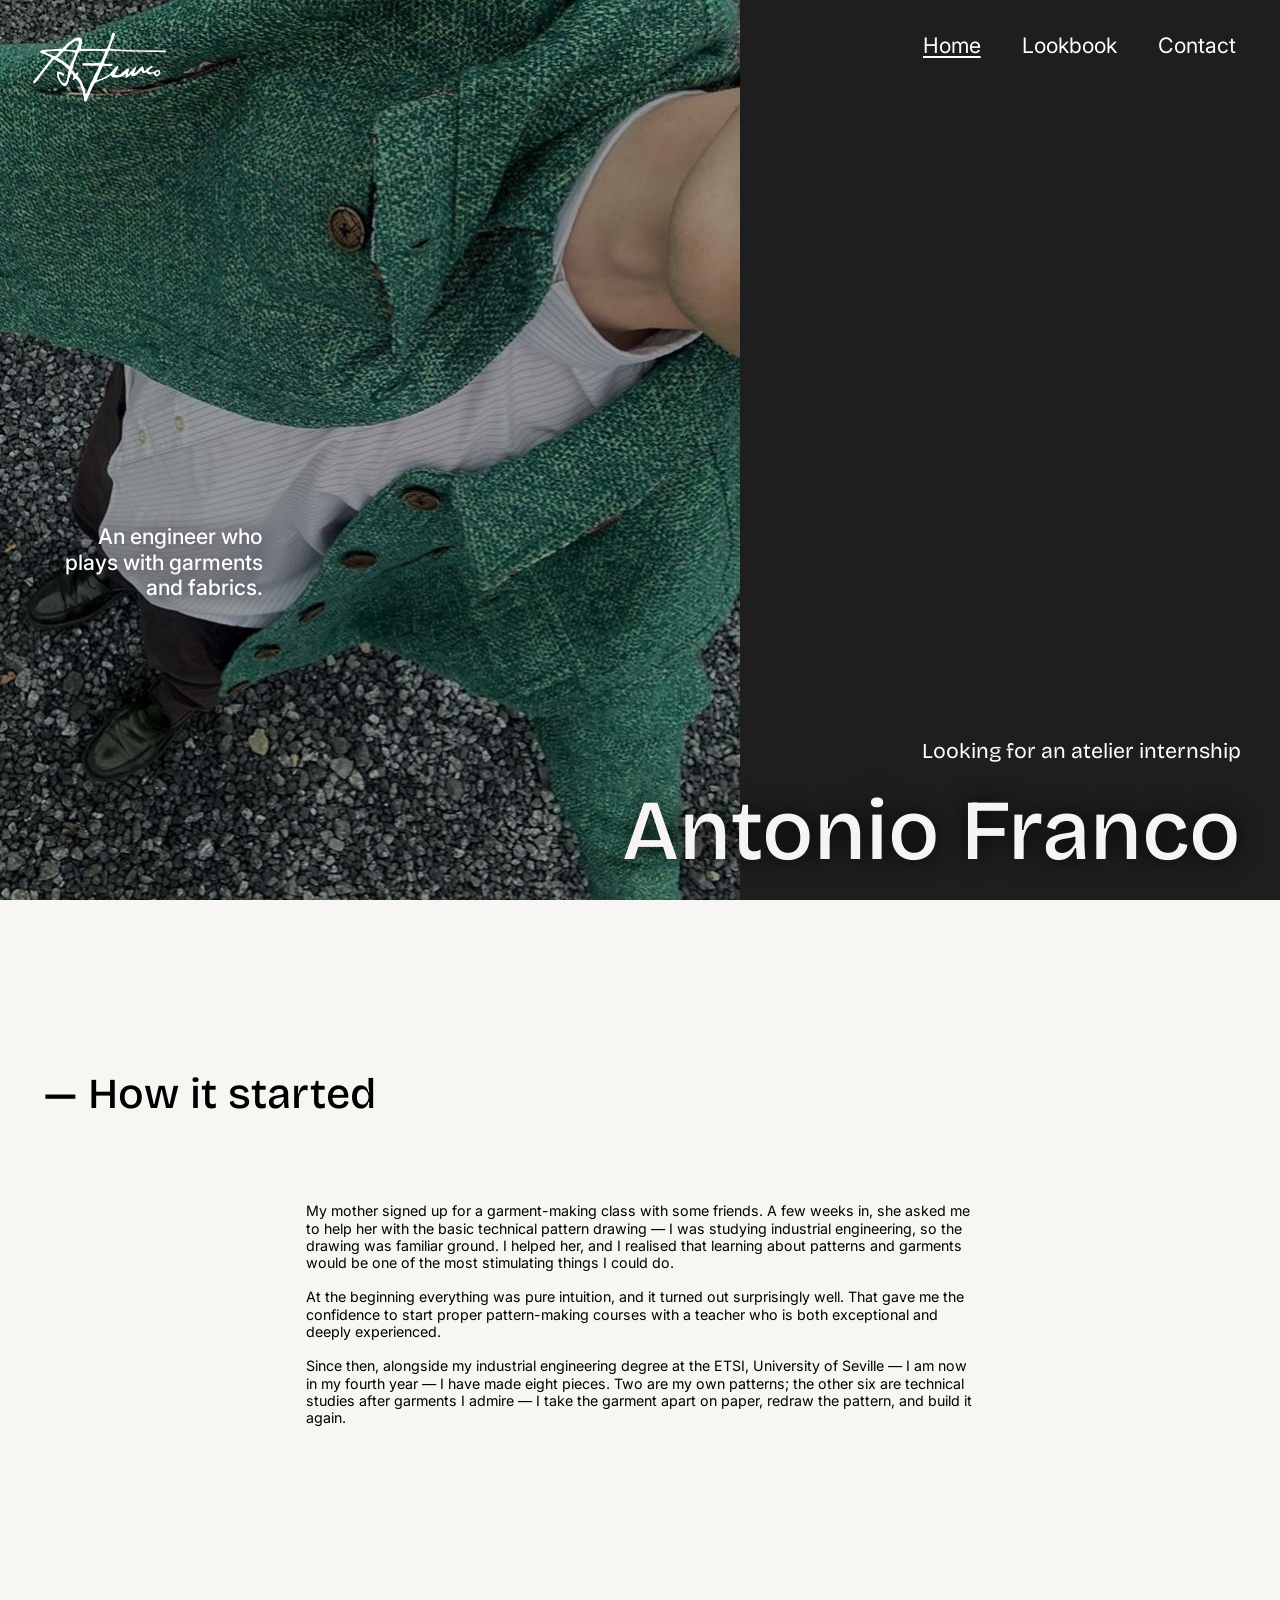
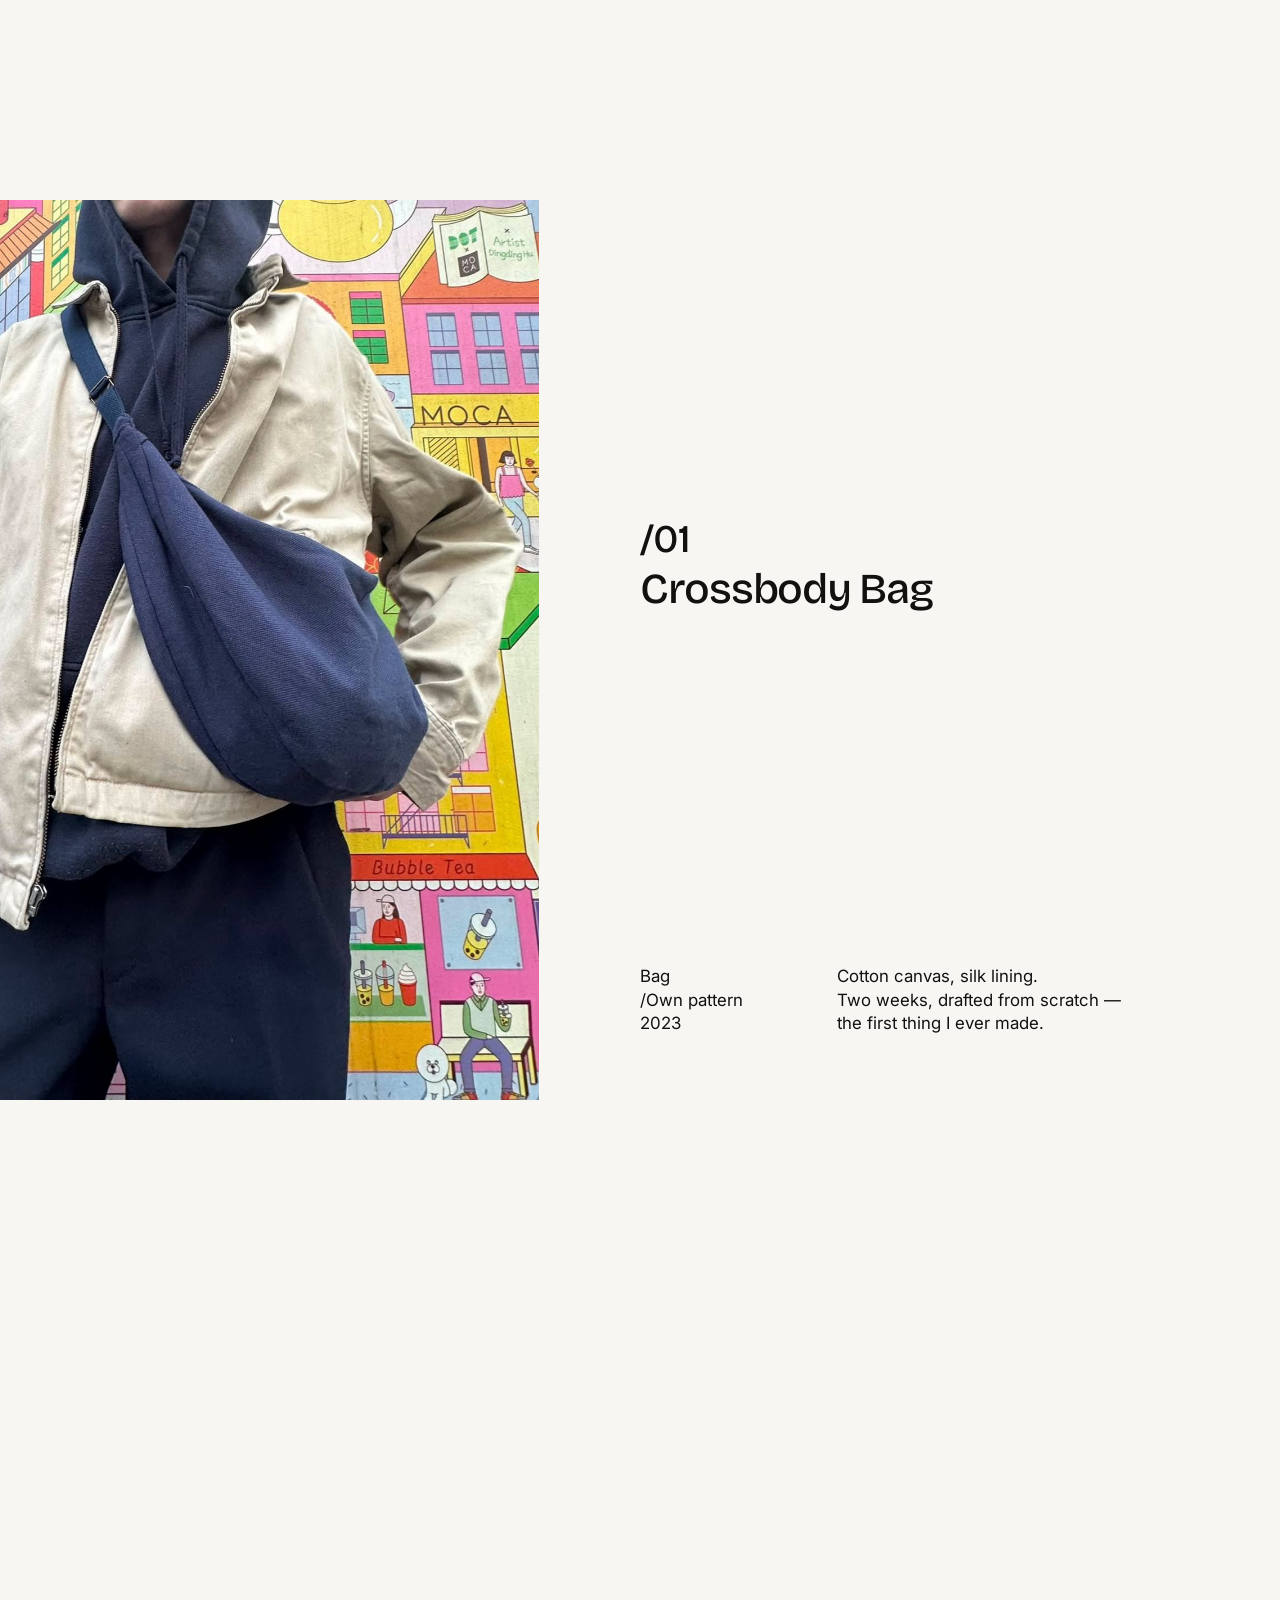
<file: index.html>
<!doctype html>
<html lang="en">
<head>
<meta charset="utf-8">
<meta name="viewport" content="width=device-width, initial-scale=1">
<title>Antonio Franco</title>
<link rel="preconnect" href="https://fonts.googleapis.com">
<link rel="preconnect" href="https://fonts.gstatic.com" crossorigin>
<link rel="stylesheet" href="https://fonts.googleapis.com/css2?family=Bricolage+Grotesque:opsz,wght@12..96,200..800&family=Inter:wght@400..600&display=swap">
<link rel="stylesheet" href="site.css">
<link rel="stylesheet" href="styles.css">
<script>document.documentElement.classList.add("pre")</script>
</head>
<body>
<div class="loader" aria-hidden="true"></div>

<!-- barra fija: firma + menú -->
<header class="bar" id="bar" data-intro>
  <a class="bar-sig" href="index.html"><img src="img/firma-blanca.png" alt="Antonio Franco — home"></a>
  <nav class="bar-nav" aria-label="Principal">
    <a href="index.html" aria-current="page">Home</a>
    <a href="lookbook/lookbook.html">Lookbook</a>
    <a href="contact/contact.html">Contact</a>
  </nav>
</header>

<!-- HERO (Figma · Desktop 111) -->
<section class="hero" data-dark>
  <picture class="hero-photo">
    <source media="(max-width:860px)" srcset="img/bomber-jacket/web/img-6515.jpg">
    <img src="img/hero.jpg" alt="Antonio Franco wearing the green tweed bomber">
  </picture>
  <div class="hero-side"></div>

  <p class="hero-tag">An engineer who plays with garments and fabrics.</p>
  <div class="hero-foot">
    <p class="hero-look">Looking for an atelier internship</p>
    <h1 class="hero-name">Antonio Franco</h1>
  </div>
</section>

<!-- HOW IT STARTED (Figma · Desktop 43) -->
<section class="story" aria-labelledby="story-t">
  <h2 class="sec-t" id="story-t">— How it started</h2>
  <div class="story-body">
    <p>My mother signed up for a garment-making class with some friends. A few weeks in, she asked me to help her with the basic technical pattern drawing — I was studying industrial engineering, so the drawing was familiar ground. I helped her, and I realised that learning about patterns and garments would be one of the most stimulating things I could do.</p>
    <p>At the beginning everything was pure intuition, and it turned out surprisingly well. That gave me the confidence to start proper pattern-making courses with a teacher who is both exceptional and deeply experienced.</p>
    <p>Since then, alongside my industrial engineering degree at the ETSI, University of Seville — I am now in my fourth year — I have made eight pieces. Two are my own patterns; the other six are technical studies after garments I admire — I take the garment apart on paper, redraw the pattern, and build it again.</p>
  </div>
</section>

<!-- WORK -->
<main class="work" id="work">
  <div class="pin">
    <!-- la foto: una sola columna para toda la página -->
    <!-- el enlace lo cambia el script según la pieza activa -->
    <a class="frame" id="frame" href="work/first-crossbody-bag/" aria-label="Ver la pieza">
      <figure class="layer"><img src="img/crossbody-bag/web/whatsapp-2.jpg" alt="Crossbody Bag"></figure>
      <figure class="layer"><img src="img/crossbody-bag/web/img-2793.jpg" alt="Crossbody Bag" loading="lazy"></figure>
      <figure class="layer"><img src="img/crossbody-bag/web/whatsapp-0.jpg" alt="Crossbody Bag" loading="lazy"></figure>
      <figure class="layer"><img src="img/crossbody-bag/web/img-2748.jpg" alt="Crossbody Bag" loading="lazy"></figure>
      <figure class="layer"><img src="img/coat-after-dior/web/img-6648.jpg" alt="Coat after Dior" loading="lazy"></figure>
      <figure class="layer"><img src="img/coat-after-dior/web/p1050870.jpg" alt="Coat after Dior" loading="lazy"></figure>
      <figure class="layer"><img src="img/coat-after-dior/web/img-6575.jpg" alt="Coat after Dior" loading="lazy"></figure>
      <figure class="layer"><img src="img/coat-after-dior/web/p1050867.jpg" alt="Coat after Dior" loading="lazy"></figure>
      <figure class="layer"><img src="img/black-jacket/web/p1050883.jpg" alt="Black Jacket" loading="lazy"></figure>
      <figure class="layer"><img src="img/black-jacket/web/img-4844.jpg" alt="Black Jacket" loading="lazy"></figure>
      <figure class="layer"><img src="img/black-jacket/web/p1050891.jpg" alt="Black Jacket" loading="lazy"></figure>
      <figure class="layer"><img src="img/black-jacket/web/p1050880.jpg" alt="Black Jacket" loading="lazy"></figure>
      <figure class="layer"><img src="img/traje-de-flamenca/web/aa2765d4-2e94-4e02-9c74-6e9ac127ab46.jpg" alt="Traje de Flamenca" loading="lazy"></figure>
      <figure class="layer"><img src="img/traje-de-flamenca/web/ff22a392-f7df-41d5-8b0b-a188bcf9a181.jpg" alt="Traje de Flamenca" loading="lazy"></figure>
      <figure class="layer"><img src="img/traje-de-flamenca/web/da9e6cd4-a27c-49f6-b260-95e6464ade7f.jpg" alt="Traje de Flamenca" loading="lazy"></figure>
      <figure class="layer"><img src="img/traje-de-flamenca/web/img-7344.jpg" alt="Traje de Flamenca" loading="lazy"></figure>
      <figure class="layer"><img src="img/bomber-jacket/web/img-3866.jpg" alt="Bomber Jacket" loading="lazy"></figure>
      <figure class="layer"><img src="img/bomber-jacket/web/img-4287.jpg" alt="Bomber Jacket" loading="lazy"></figure>
      <figure class="layer"><img src="img/bomber-jacket/web/img-4289.jpg" alt="Bomber Jacket" loading="lazy"></figure>
      <figure class="layer"><img src="img/bomber-jacket/web/img-4247.jpg" alt="Bomber Jacket" loading="lazy"></figure>
      <figure class="layer"><img src="img/pintuck-top/web/img-5065.jpg" alt="Pintuck Top" loading="lazy"></figure>
      <figure class="layer"><img src="img/pintuck-top/web/39bf23f2-a325-4a5c-9046-7a1f1c9cab97.jpg" alt="Pintuck Top" loading="lazy"></figure>
      <figure class="layer"><img src="img/pintuck-top/web/img-5052.jpg" alt="Pintuck Top" loading="lazy"></figure>
      <figure class="layer"><img src="img/pintuck-top/web/img-5003.jpg" alt="Pintuck Top" loading="lazy"></figure>
      <figure class="layer"><img src="img/leather-holdall/web/img-2107.jpg" alt="Leather Holdall" loading="lazy"></figure>
      <figure class="layer"><img src="img/leather-holdall/web/img-8355.jpg" alt="Leather Holdall" loading="lazy"></figure>
      <figure class="layer"><img src="img/leather-holdall/web/c8ad2798-4122-4129-9dcb-4c82bdb81c74.jpg" alt="Leather Holdall" loading="lazy"></figure>
      <figure class="layer"><img src="img/leather-holdall/web/img-6416.jpg" alt="Leather Holdall" loading="lazy"></figure>
      <figure class="layer"><img src="img/long-coat/web/img-9947.jpg" alt="Long Coat" loading="lazy"></figure>
      <figure class="layer"><img src="img/long-coat/web/img-9282.jpg" alt="Long Coat" loading="lazy"></figure>
      <figure class="layer"><img src="img/long-coat/web/img-9988.jpg" alt="Long Coat" loading="lazy"></figure>
      <figure class="layer"><img src="img/long-coat/web/img-9970.jpg" alt="Long Coat" loading="lazy"></figure>
    </a>

    <div class="texts" id="texts">
      <article class="txt" data-name="Crossbody Bag" data-href="work/first-crossbody-bag/">
        <div class="info">
          <p class="idx">/01</p>
          <h2 class="ttl"><a href="work/first-crossbody-bag/"><span class="u">Crossbody Bag</span></a></h2>
        </div>
        <div class="foot">
          <p class="cat">Bag
/Own pattern
2023</p>
          <p class="now">Cotton canvas, silk lining.
Two weeks, drafted from scratch —
the first thing I ever made.</p>
        </div>
      </article>
      <article class="txt" data-name="Coat after Dior" data-href="work/coat-after-dior/">
        <div class="info">
          <p class="idx">/02</p>
          <h2 class="ttl"><a href="work/coat-after-dior/"><span class="u">Coat after Dior</span></a></h2>
        </div>
        <div class="foot">
          <p class="cat">Outerwear
/Study after
2024</p>
          <p class="now">Wool-blend tweed, canvas interlining,
enamel buttons. Five weeks.
The check matched across both fronts.</p>
        </div>
      </article>
      <article class="txt" data-name="Black Jacket" data-href="work/jacket-after-armani/">
        <div class="info">
          <p class="idx">/03</p>
          <h2 class="ttl"><a href="work/jacket-after-armani/"><span class="u">Black Jacket</span></a></h2>
        </div>
        <div class="foot">
          <p class="cat">Tailoring
/Study after
2024</p>
          <p class="now">Black wool bouclé, printed lining.
Three weeks. Cropped at the high hip:
structure without stiffness.</p>
        </div>
      </article>
      <article class="txt" data-name="Traje de Flamenca" data-href="work/traje-de-flamenca/">
        <div class="info">
          <p class="idx">/04</p>
          <h2 class="ttl"><a href="work/traje-de-flamenca/"><span class="u">Traje de Flamenca</span></a></h2>
        </div>
        <div class="foot">
          <p class="cat">Couture
/Own pattern
2024–2025</p>
          <p class="now">Nine metres of cotton poplin,
winter 2024 to spring 2025. Six panels,
three circular tiers, worn at the April feria.</p>
        </div>
      </article>
      <article class="txt" data-name="Bomber Jacket" data-href="work/bomber-after-zara/">
        <div class="info">
          <p class="idx">/05</p>
          <h2 class="ttl"><a href="work/bomber-after-zara/"><span class="u">Bomber Jacket</span></a></h2>
        </div>
        <div class="foot">
          <p class="cat">Outerwear
/Study after
2024</p>
          <p class="now">Heavy upholstery cloth. Six weeks.
The sleeves were made twice —
the piece I learned most from.</p>
        </div>
      </article>
      <article class="txt" data-name="Pintuck Top" data-href="work/top-after-jacquemus/">
        <div class="info">
          <p class="idx">/06</p>
          <h2 class="ttl"><a href="work/top-after-jacquemus/"><span class="u">Pintuck Top</span></a></h2>
        </div>
        <div class="foot">
          <p class="cat">Shirting
/Study after
2024</p>
          <p class="now">Off-white cotton-linen. Two weeks.
Tucks stitched first, pattern cut after:
no margin for error.</p>
        </div>
      </article>
      <article class="txt" data-name="Leather Holdall" data-href="work/bag-after-mulberry/">
        <div class="info">
          <p class="idx">/07</p>
          <h2 class="ttl"><a href="work/bag-after-mulberry/"><span class="u">Leather Holdall</span></a></h2>
        </div>
        <div class="foot">
          <p class="cat">Bag
/Study after
2024</p>
          <p class="now">Black cowhide, tan leather base,
brass hardware. Three months.
Every panel tested in card first.</p>
        </div>
      </article>
      <article class="txt" data-name="Long Coat" data-href="work/long-coat-after-saint-laurent/">
        <div class="info">
          <p class="idx">/08</p>
          <h2 class="ttl"><a href="work/long-coat-after-saint-laurent/"><span class="u">Long Coat</span></a></h2>
        </div>
        <div class="foot">
          <p class="cat">Outerwear
/Study after
2026 — in progress</p>
          <p class="now">Teal wool melton, viscose lining.
Still on the table. Mid-calf length,
a faced hem to take the bulk out.</p>
        </div>
      </article>
    </div>
  </div>
</main>

<div class="cursor" id="cursor" aria-hidden="true">View</div>

<!-- HOW I WORK (Figma · Desktop 124) -->
<section class="how" aria-labelledby="how-t">
  <h2 class="sec-t" id="how-t">— How I work</h2>
  <dl class="how-list">
    <div class="how-item">
      <dt>Pattern &amp; cloth</dt>
      <dd>The part I enjoy most is pattern making and fabric selection: understanding how a particular cloth behaves, and adapting the pattern to it. Think carefully, test, adjust on paper, test again.</dd>
    </div>
    <div class="how-item">
      <dt>Hands &amp; space</dt>
      <dd>I have good control over my hands and strong spatial awareness. I can hold a finished volume in my head before it exists, which lets me work precisely and read a flat piece as a shape.</dd>
    </div>
    <div class="how-item">
      <dt>What I<br>want taught</dt>
      <dd>Collars. Several sleeve constructions. I have touched a little of everything, and every branch of this craft opens into a hundred more I don’t know yet. That is exactly why I want to be in a workshop</dd>
    </div>
  </dl>
</section>

<!-- FOOTER (Figma · Desktop 123) -->
<footer class="site-foot" id="contact">
  <div class="top">
    <a href="mailto:a.afrapue148@gmail.com">a.afrapue148@gmail.com</a>
    <p class="social"><a href="https://www.instagram.com/anfranco_02/" target="_blank" rel="noopener">Instagram</a></p>
  </div>
  <div class="bottom">
    <a href="tel:+34695818589">+34 695 81 85 89</a>
    <p class="copy">© 2026 Marta Franco. Designed and built in Seville.</p>
    <a href="img/CV%20AFP%20ENGLISH%202026_1.02.pdf" target="_blank" rel="noopener">Curriculum Vitae (PDF)</a>
  </div>
</footer>

<script src="site.js"></script>
<script src="script.js?v=20261002"></script>
</body>
</html>
</file>
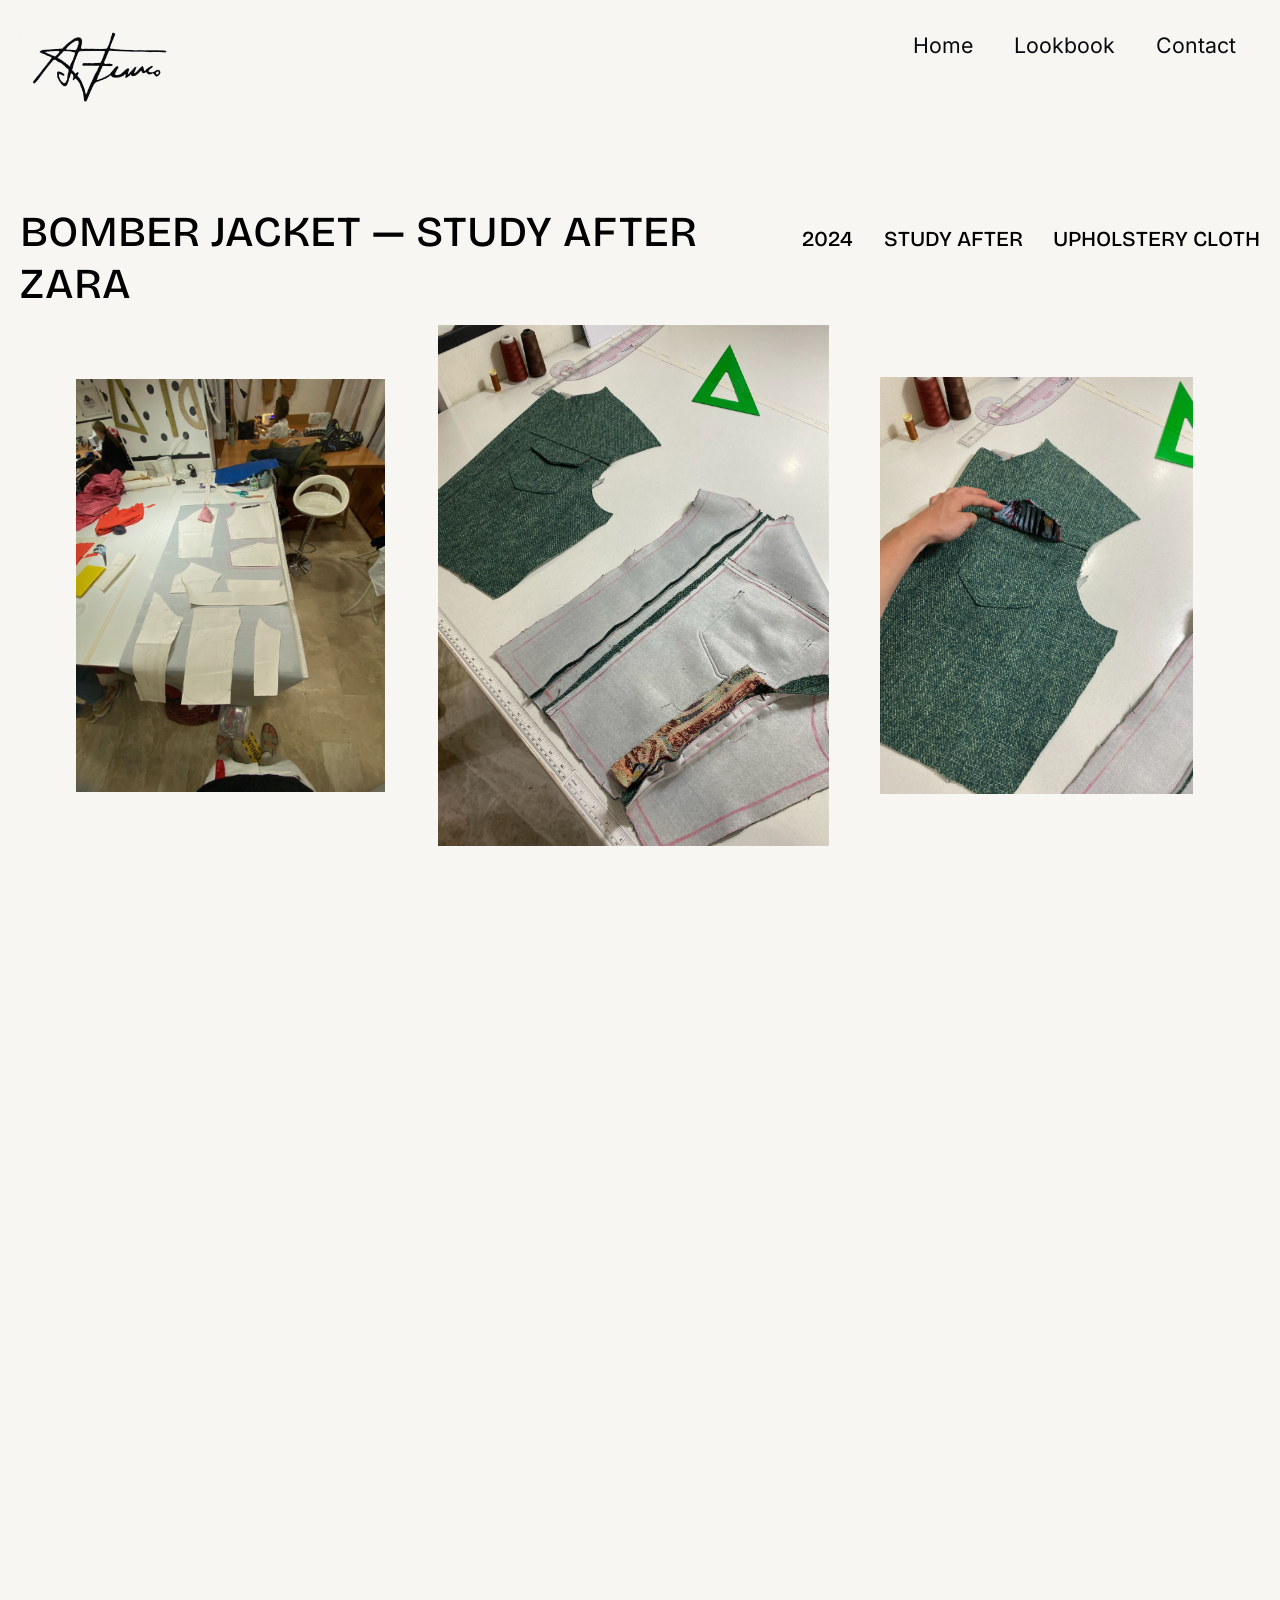
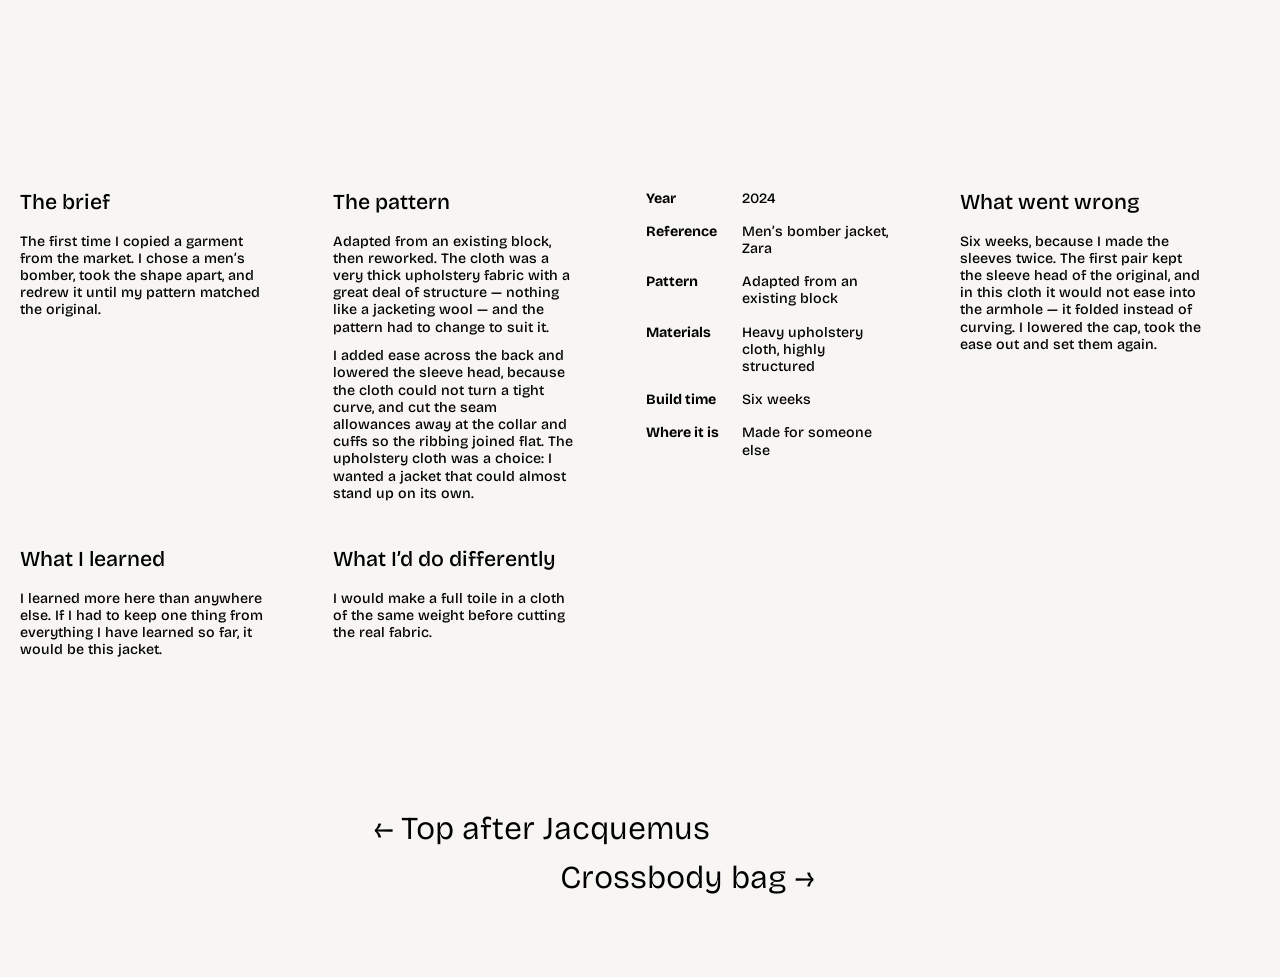
<file: work/bomber-after-zara/index.html>
<!doctype html>
<html lang="en">
<head>
<meta charset="utf-8">
<meta name="viewport" content="width=device-width, initial-scale=1">
<title>Bomber jacket — study after Zara — Antonio Franco</title>
<link rel="preconnect" href="https://fonts.googleapis.com">
<link rel="preconnect" href="https://fonts.gstatic.com" crossorigin>
<link rel="stylesheet" href="https://fonts.googleapis.com/css2?family=Bricolage+Grotesque:opsz,wght@12..96,200..800&family=Inter:wght@400..600&display=swap">
<link rel="stylesheet" href="../../site.css">
<link rel="stylesheet" href="../work.css">
</head>
<body>
<!-- barra fija: firma + menú -->
<header class="bar" id="bar">
  <a class="bar-sig" href="../../index.html"><img src="../../img/firma-blanca.png" alt="Antonio Franco — home"></a>
  <nav class="bar-nav" aria-label="Principal">
    <a href="../../index.html">Home</a>
    <a href="../../lookbook/lookbook.html">Lookbook</a>
    <a href="../../contact/contact.html">Contact</a>
  </nav>
</header>

<!-- FICHA (Figma · Desktop 117) 
   Textos: textos-piezas-FINAL.md -->
<main class="piece">
  <section class="reel" id="reel" aria-label="Photographs">
    <div class="reel-pin">
      <header class="piece-head">
        <div>
          <h1>Bomber jacket — study after Zara</h1>
        </div>
        <p class="piece-tag"><span>2024</span><span>Study after</span><span>Upholstery cloth</span></p>
      </header>
      <div class="track-wrap" id="wrap">
        <div class="track" id="track">
      <figure class="item" style="aspect-ratio:1200/1600"><img src="../../img/bomber-jacket/web/img-3866.jpg" alt="Bomber after Zara, photo 1" draggable="false"></figure>
      <figure class="item" style="aspect-ratio:1200/1600"><img src="../../img/bomber-jacket/web/img-3483.jpg" alt="Bomber after Zara, photo 2" draggable="false"></figure>
      <figure class="item" style="aspect-ratio:1200/1600"><img src="../../img/bomber-jacket/web/img-3690.jpg" alt="Bomber after Zara, photo 3" draggable="false"></figure>
      <figure class="item" style="aspect-ratio:1200/1600"><img data-src="../../img/bomber-jacket/web/img-4235.jpg" alt="Bomber after Zara, photo 4" draggable="false"></figure>
      <figure class="item" style="aspect-ratio:1200/1600"><img data-src="../../img/bomber-jacket/web/img-4236.jpg" alt="Bomber after Zara, photo 5" draggable="false"></figure>
      <figure class="item" style="aspect-ratio:1200/1600"><img data-src="../../img/bomber-jacket/web/img-4239.jpg" alt="Bomber after Zara, photo 6" draggable="false"></figure>
      <figure class="item" style="aspect-ratio:1200/1600"><img data-src="../../img/bomber-jacket/web/img-4247.jpg" alt="Bomber after Zara, photo 7" draggable="false"></figure>
      <figure class="item" style="aspect-ratio:1200/1600"><img data-src="../../img/bomber-jacket/web/img-4249.jpg" alt="Bomber after Zara, photo 8" draggable="false"></figure>
      <figure class="item" style="aspect-ratio:1200/1600"><img data-src="../../img/bomber-jacket/web/img-4273.jpg" alt="Bomber after Zara, photo 9" draggable="false"></figure>
      <figure class="item" style="aspect-ratio:900/1600"><img data-src="../../img/bomber-jacket/web/18cdfa7c-de4f-4e35-94c7-324d8d8b0664.jpg" alt="Bomber after Zara, photo 10" draggable="false"></figure>
      <figure class="item" style="aspect-ratio:900/1600"><img data-src="../../img/bomber-jacket/web/c49be21f-6968-4e89-bb62-5a9d397a7083.jpg" alt="Bomber after Zara, photo 11" draggable="false"></figure>
      <figure class="item" style="aspect-ratio:1200/1600"><img data-src="../../img/bomber-jacket/web/img-4283.jpg" alt="Bomber after Zara, photo 12" draggable="false"></figure>
      <figure class="item" style="aspect-ratio:1200/1600"><img data-src="../../img/bomber-jacket/web/img-4284.jpg" alt="Bomber after Zara, photo 13" draggable="false"></figure>
      <figure class="item" style="aspect-ratio:1200/1600"><img data-src="../../img/bomber-jacket/web/img-4287.jpg" alt="Bomber after Zara, photo 14" draggable="false"></figure>
      <figure class="item" style="aspect-ratio:1200/1600"><img data-src="../../img/bomber-jacket/web/img-4288.jpg" alt="Bomber after Zara, photo 15" draggable="false"></figure>
      <figure class="item" style="aspect-ratio:1200/1600"><img data-src="../../img/bomber-jacket/web/img-4289.jpg" alt="Bomber after Zara, photo 16" draggable="false"></figure>
      <figure class="item" style="aspect-ratio:1200/1600"><img data-src="../../img/bomber-jacket/web/img-3874.jpg" alt="Bomber after Zara, photo 17" draggable="false"></figure>
      <figure class="item" style="aspect-ratio:9/16"><img data-src="../../img/bomber-jacket/web/img-6515.jpg" alt="Bomber after Zara, photo 18" draggable="false"></figure>
        </div>
      </div>
    </div>
  </section>

  <div class="facts">
    <section>
      <h2>The brief</h2>
      <p>The first time I copied a garment from the market. I chose a men’s bomber, took the shape apart, and redrew it until my pattern matched the original.</p>
    </section>
    <section>
      <h2>The pattern</h2>
      <p>Adapted from an existing block, then reworked. The cloth was a very thick upholstery fabric with a great deal of structure — nothing like a jacketing wool — and the pattern had to change to suit it.</p><p>I added ease across the back and lowered the sleeve head, because the cloth could not turn a tight curve, and cut the seam allowances away at the collar and cuffs so the ribbing joined flat. The upholstery cloth was a choice: I wanted a jacket that could almost stand up on its own.</p>
    </section>
    <section>
      <h2 class="visually-hidden">Spec</h2>
      <dl class="spec">
        <dt>Year</dt><dd>2024</dd>
        <dt>Reference</dt><dd>Men’s bomber jacket, Zara</dd>
        <dt>Pattern</dt><dd>Adapted from an existing block</dd>
        <dt>Materials</dt><dd>Heavy upholstery cloth, highly structured</dd>
        <dt>Build time</dt><dd>Six weeks</dd>
        <dt>Where it is</dt><dd>Made for someone else</dd>
      </dl>
    </section>
    <section>
      <h2>What went wrong</h2>
      <p>Six weeks, because I made the sleeves twice. The first pair kept the sleeve head of the original, and in this cloth it would not ease into the armhole — it folded instead of curving. I lowered the cap, took the ease out and set them again.</p>
    </section>
    <section>
      <h2>What I learned</h2>
      <p>I learned more here than anywhere else. If I had to keep one thing from everything I have learned so far, it would be this jacket.</p>
    </section>
    <section>
      <h2>What I’d do differently</h2>
      <p>I would make a full toile in a cloth of the same weight before cutting the real fabric.</p>
    </section>
  </div>

  <nav class="pager" aria-label="Other pieces">
    <a class="prev" href="../top-after-jacquemus/"><span>← Top after Jacquemus</span></a>
    <a class="next" href="../first-crossbody-bag/"><span>Crossbody bag →</span></a>
  </nav>
</main>

<script src="../../site.js"></script>
<script src="../work.js"></script>
</body>
</html>
</file>
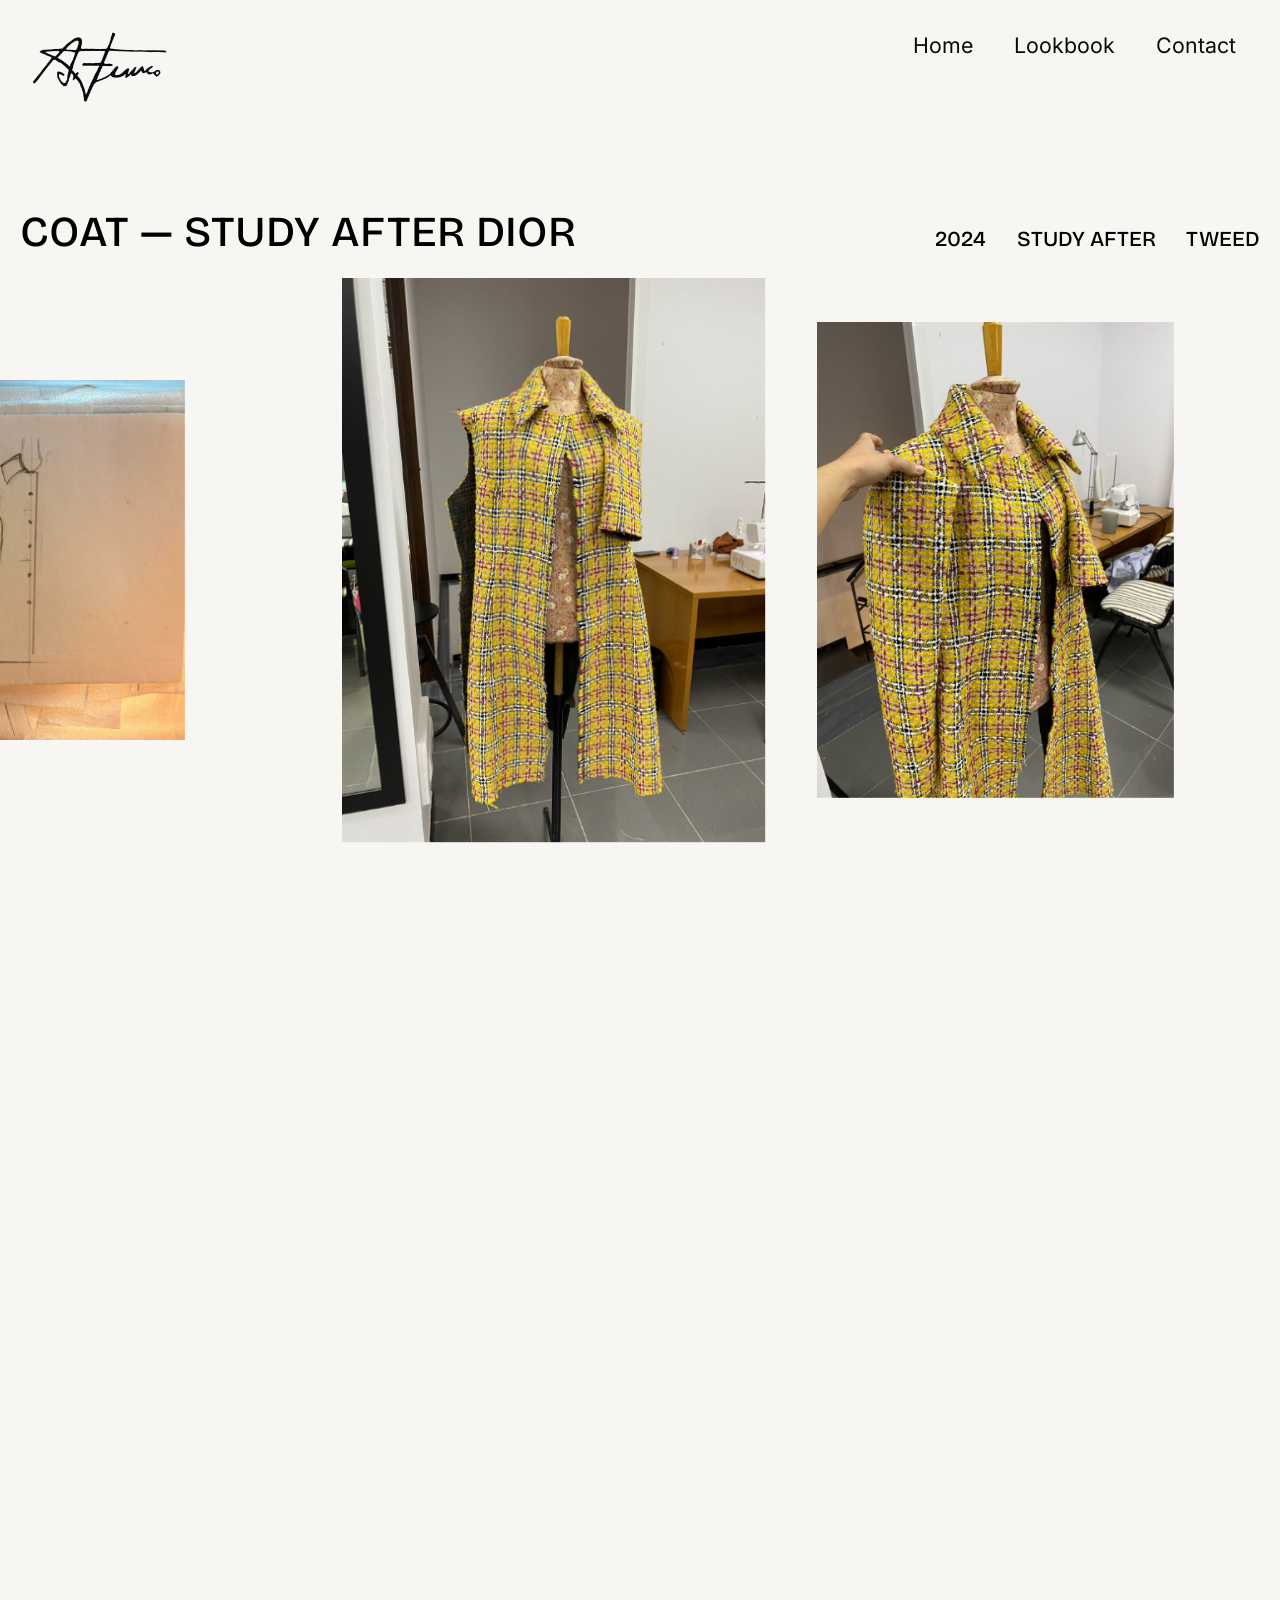
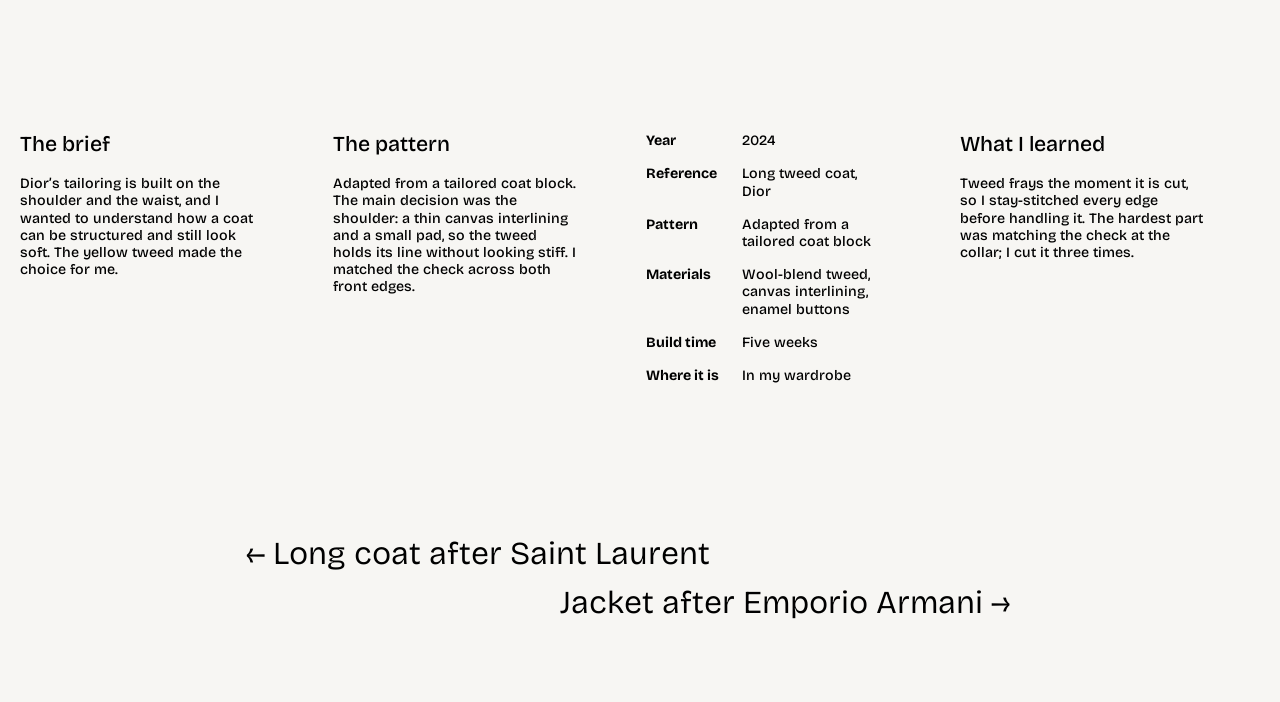
<file: work/coat-after-dior/index.html>
<!doctype html>
<html lang="en">
<head>
<meta charset="utf-8">
<meta name="viewport" content="width=device-width, initial-scale=1">
<title>Coat — study after Dior — Antonio Franco</title>
<link rel="preconnect" href="https://fonts.googleapis.com">
<link rel="preconnect" href="https://fonts.gstatic.com" crossorigin>
<link rel="stylesheet" href="https://fonts.googleapis.com/css2?family=Bricolage+Grotesque:opsz,wght@12..96,200..800&family=Inter:wght@400..600&display=swap">
<link rel="stylesheet" href="../../site.css">
<link rel="stylesheet" href="../work.css">
</head>
<body>
<!-- barra fija: firma + menú -->
<header class="bar" id="bar">
  <a class="bar-sig" href="../../index.html"><img src="../../img/firma-blanca.png" alt="Antonio Franco — home"></a>
  <nav class="bar-nav" aria-label="Principal">
    <a href="../../index.html">Home</a>
    <a href="../../lookbook/lookbook.html">Lookbook</a>
    <a href="../../contact/contact.html">Contact</a>
  </nav>
</header>

<!-- FICHA (Figma · Desktop 117) 
   Textos: textos-piezas-FINAL.md -->
<main class="piece">
  <section class="reel" id="reel" aria-label="Photographs">
    <div class="reel-pin">
      <header class="piece-head">
        <div>
          <h1>Coat — study after Dior</h1>
        </div>
        <p class="piece-tag"><span>2024</span><span>Study after</span><span>Tweed</span></p>
      </header>
      <div class="track-wrap" id="wrap">
        <div class="track" id="track">
      <figure class="item" style="aspect-ratio:1200/1600"><img src="../../img/coat-after-dior/web/img-6648.jpg" alt="Coat after Dior, photo 1" draggable="false"></figure>
      <figure class="item" style="aspect-ratio:1600/1200"><img src="../../img/coat-after-dior/web/img-1753.jpg" alt="Coat after Dior, sketch" draggable="false"></figure>
      <figure class="item" style="aspect-ratio:1200/1600"><img src="../../img/coat-after-dior/web/img-6539.jpg" alt="Coat after Dior, photo 3" draggable="false"></figure>
      <figure class="item" style="aspect-ratio:1200/1600"><img data-src="../../img/coat-after-dior/web/img-6540.jpg" alt="Coat after Dior, photo 4" draggable="false"></figure>
      <figure class="item" style="aspect-ratio:1200/1600"><img data-src="../../img/coat-after-dior/web/img-6575.jpg" alt="Coat after Dior, photo 5" draggable="false"></figure>
      <figure class="item" style="aspect-ratio:1200/1600"><img data-src="../../img/coat-after-dior/web/img-6579.jpg" alt="Coat after Dior, photo 6" draggable="false"></figure>
      <figure class="item" style="aspect-ratio:1200/1600"><img data-src="../../img/coat-after-dior/web/img-6583.jpg" alt="Coat after Dior, photo 7" draggable="false"></figure>
      <figure class="item" style="aspect-ratio:1200/1600"><img data-src="../../img/coat-after-dior/web/img-6584.jpg" alt="Coat after Dior, photo 8" draggable="false"></figure>
      <figure class="item" style="aspect-ratio:1200/1600"><img data-src="../../img/coat-after-dior/web/img-6675.jpg" alt="Coat after Dior, photo 9" draggable="false"></figure>
      <figure class="item" style="aspect-ratio:1200/1600"><img data-src="../../img/coat-after-dior/web/p1050864.jpg" alt="Coat after Dior, photo 10" draggable="false"></figure>
      <figure class="item" style="aspect-ratio:1200/1600"><img data-src="../../img/coat-after-dior/web/p1050867.jpg" alt="Coat after Dior, photo 11" draggable="false"></figure>
      <figure class="item" style="aspect-ratio:1600/1200"><img data-src="../../img/coat-after-dior/web/p1050868.jpg" alt="Coat after Dior, photo 12" draggable="false"></figure>
      <figure class="item" style="aspect-ratio:1200/1600"><img data-src="../../img/coat-after-dior/web/p1050870.jpg" alt="Coat after Dior, photo 13" draggable="false"></figure>
      <figure class="item" style="aspect-ratio:1200/1600"><img data-src="../../img/coat-after-dior/web/p1050871.jpg" alt="Coat after Dior, photo 14" draggable="false"></figure>
        </div>
      </div>
    </div>
  </section>

  <div class="facts">
    <section>
      <h2>The brief</h2>
      <p>Dior’s tailoring is built on the shoulder and the waist, and I wanted to understand how a coat can be structured and still look soft. The yellow tweed made the choice for me.</p>
    </section>
    <section>
      <h2>The pattern</h2>
      <p>Adapted from a tailored coat block. The main decision was the shoulder: a thin canvas interlining and a small pad, so the tweed holds its line without looking stiff. I matched the check across both front edges.</p>
    </section>
    <section>
      <h2 class="visually-hidden">Spec</h2>
      <dl class="spec">
        <dt>Year</dt><dd>2024</dd>
        <dt>Reference</dt><dd>Long tweed coat, Dior</dd>
        <dt>Pattern</dt><dd>Adapted from a tailored coat block</dd>
        <dt>Materials</dt><dd>Wool-blend tweed, canvas interlining, enamel buttons</dd>
        <dt>Build time</dt><dd>Five weeks</dd>
        <dt>Where it is</dt><dd>In my wardrobe</dd>
      </dl>
    </section>
    <section>
      <h2>What I learned</h2>
      <p>Tweed frays the moment it is cut, so I stay-stitched every edge before handling it. The hardest part was matching the check at the collar; I cut it three times.</p>
    </section>
  </div>

  <nav class="pager" aria-label="Other pieces">
    <a class="prev" href="../long-coat-after-saint-laurent/"><span>← Long coat after Saint Laurent</span></a>
    <a class="next" href="../jacket-after-armani/"><span>Jacket after Emporio Armani →</span></a>
  </nav>
</main>

<script src="../../site.js"></script>
<script src="../work.js"></script>
</body>
</html>
</file>
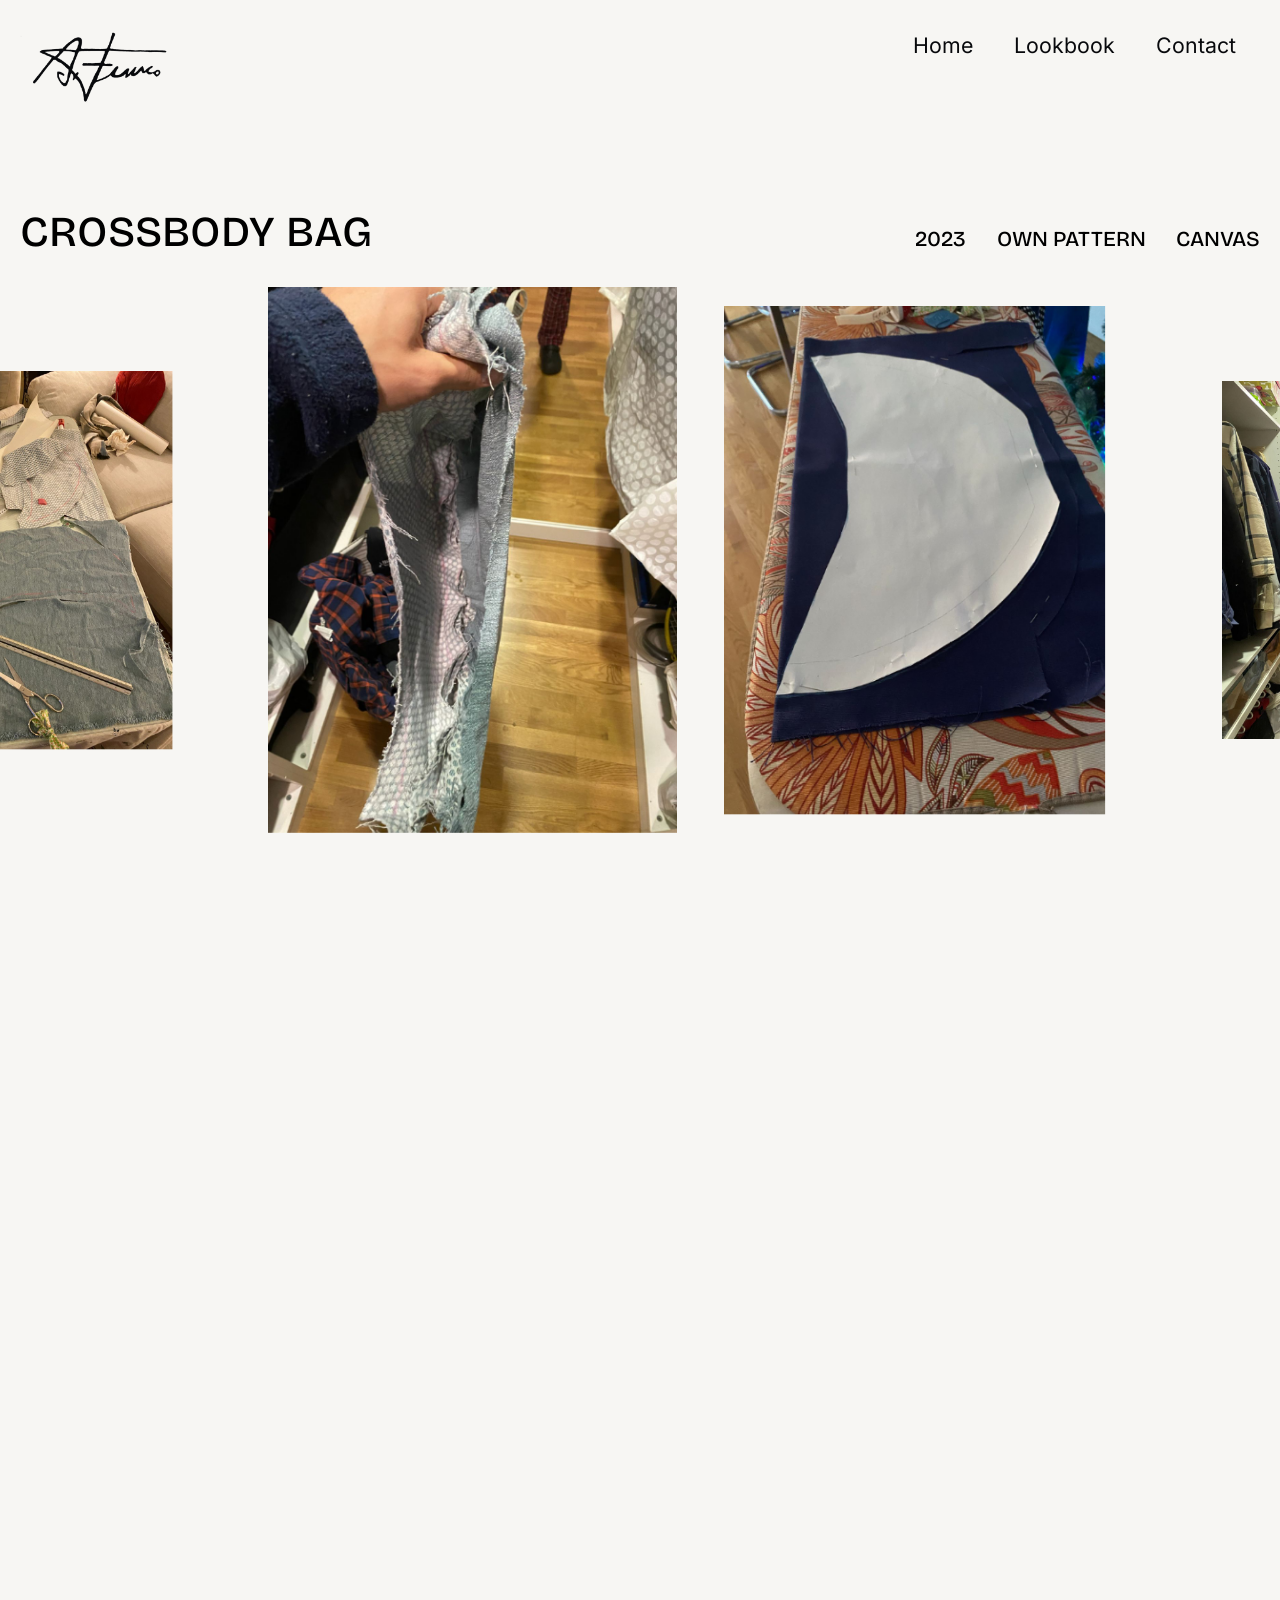
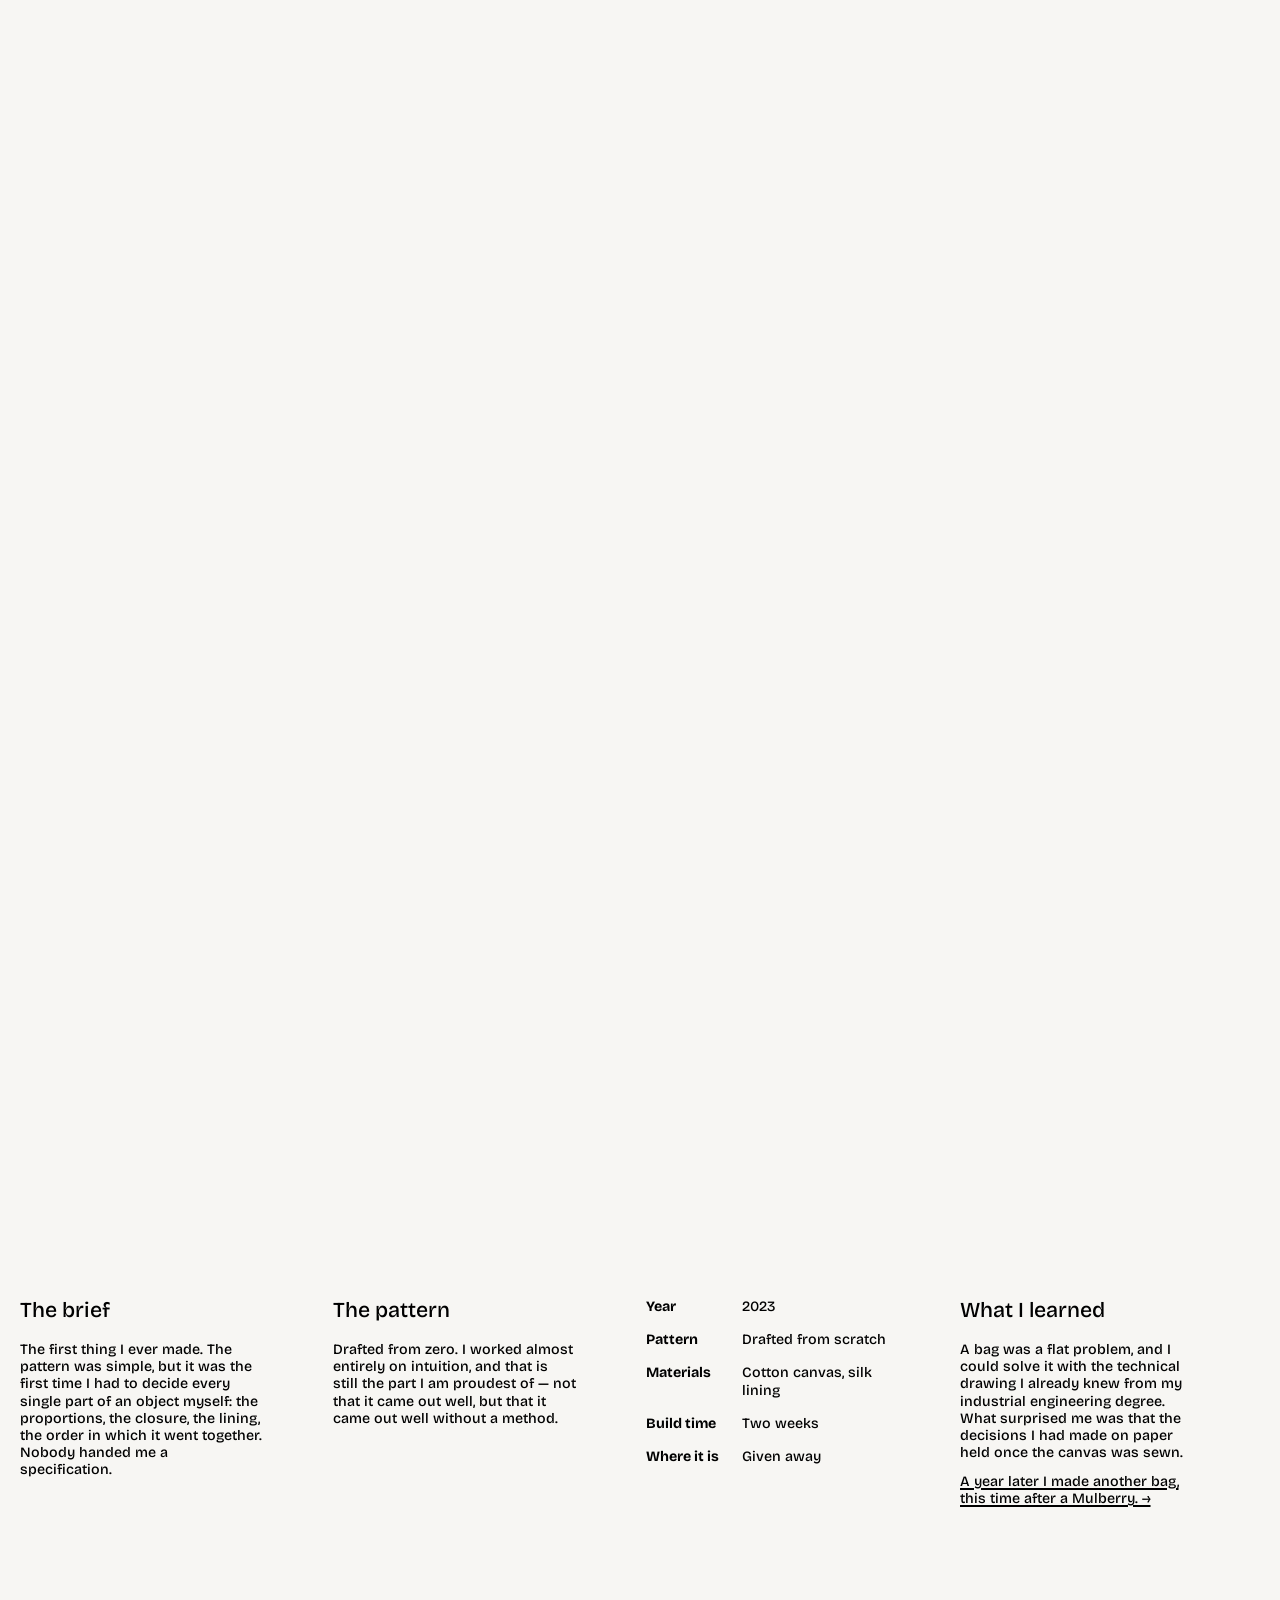
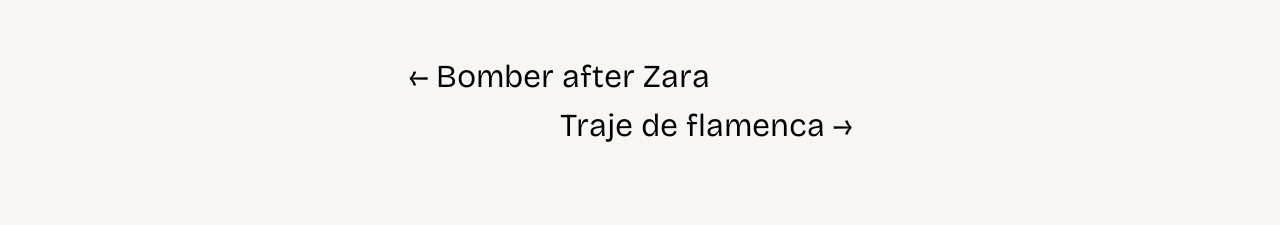
<file: work/first-crossbody-bag/index.html>
<!doctype html>
<html lang="en">
<head>
<meta charset="utf-8">
<meta name="viewport" content="width=device-width, initial-scale=1">
<title>Crossbody bag — Antonio Franco</title>
<link rel="preconnect" href="https://fonts.googleapis.com">
<link rel="preconnect" href="https://fonts.gstatic.com" crossorigin>
<link rel="stylesheet" href="https://fonts.googleapis.com/css2?family=Bricolage+Grotesque:opsz,wght@12..96,200..800&family=Inter:wght@400..600&display=swap">
<link rel="stylesheet" href="../../site.css">
<link rel="stylesheet" href="../work.css">
</head>
<body>
<!-- barra fija: firma + menú -->
<header class="bar" id="bar">
  <a class="bar-sig" href="../../index.html"><img src="../../img/firma-blanca.png" alt="Antonio Franco — home"></a>
  <nav class="bar-nav" aria-label="Principal">
    <a href="../../index.html">Home</a>
    <a href="../../lookbook/lookbook.html">Lookbook</a>
    <a href="../../contact/contact.html">Contact</a>
  </nav>
</header>

<!-- FICHA (Figma · Desktop 117) 
   Textos: textos-piezas-FINAL.md -->
<main class="piece">
  <section class="reel" id="reel" aria-label="Photographs">
    <div class="reel-pin">
      <header class="piece-head">
        <div>
          <h1>Crossbody bag</h1>
        </div>
        <p class="piece-tag"><span>2023</span><span>Own pattern</span><span>Canvas</span></p>
      </header>
      <div class="track-wrap" id="wrap">
        <div class="track" id="track">
      <figure class="item" style="aspect-ratio:1200/1600"><img src="../../img/crossbody-bag/web/whatsapp-2.jpg" alt="Crossbody bag, photo 1" draggable="false"></figure>
      <figure class="item" style="aspect-ratio:1200/1600"><img src="../../img/crossbody-bag/web/img-2708.jpg" alt="Crossbody bag, photo 2" draggable="false"></figure>
      <figure class="item" style="aspect-ratio:1200/1600"><img src="../../img/crossbody-bag/web/img-2710.jpg" alt="Crossbody bag, photo 3" draggable="false"></figure>
      <figure class="item" style="aspect-ratio:1200/1600"><img data-src="../../img/crossbody-bag/web/img-2748.jpg" alt="Crossbody bag, photo 4" draggable="false"></figure>
      <figure class="item" style="aspect-ratio:1200/1600"><img data-src="../../img/crossbody-bag/web/img-2784.jpg" alt="Crossbody bag, photo 5" draggable="false"></figure>
      <figure class="item" style="aspect-ratio:1200/1600"><img data-src="../../img/crossbody-bag/web/img-2789.jpg" alt="Crossbody bag, photo 6" draggable="false"></figure>
      <figure class="item" style="aspect-ratio:1200/1600"><img data-src="../../img/crossbody-bag/web/img-2790.jpg" alt="Crossbody bag, photo 7" draggable="false"></figure>
      <figure class="item" style="aspect-ratio:1200/1600"><img data-src="../../img/crossbody-bag/web/img-2793.jpg" alt="Crossbody bag, photo 8" draggable="false"></figure>
      <figure class="item" style="aspect-ratio:828/1472"><img data-src="../../img/crossbody-bag/web/47598233-e2da-43a1-ac94-900c95f3e7e8.jpg" alt="Crossbody bag, photo 9" draggable="false"></figure>
      <figure class="item" style="aspect-ratio:1200/1600"><img data-src="../../img/crossbody-bag/web/whatsapp-0.jpg" alt="Crossbody bag, photo 10" draggable="false"></figure>
      <figure class="item" style="aspect-ratio:1061/1600"><img data-src="../../img/crossbody-bag/web/whatsapp-1.jpg" alt="Crossbody bag, photo 11" draggable="false"></figure>
      <figure class="item" style="aspect-ratio:1200/1600"><img data-src="../../img/crossbody-bag/web/whatsapp-3.jpg" alt="Crossbody bag, photo 12" draggable="false"></figure>
      <figure class="item" style="aspect-ratio:1200/1600"><img data-src="../../img/crossbody-bag/web/whatsapp-4.jpg" alt="Crossbody bag, photo 13" draggable="false"></figure>
      <figure class="item" style="aspect-ratio:1200/1600"><img data-src="../../img/crossbody-bag/web/whatsapp-5.jpg" alt="Crossbody bag, photo 14" draggable="false"></figure>
        </div>
      </div>
    </div>
  </section>

  <div class="facts">
    <section>
      <h2>The brief</h2>
      <p>The first thing I ever made. The pattern was simple, but it was the first time I had to decide every single part of an object myself: the proportions, the closure, the lining, the order in which it went together. Nobody handed me a specification.</p>
    </section>
    <section>
      <h2>The pattern</h2>
      <p>Drafted from zero. I worked almost entirely on intuition, and that is still the part I am proudest of — not that it came out well, but that it came out well without a method.</p>
    </section>
    <section>
      <h2 class="visually-hidden">Spec</h2>
      <dl class="spec">
        <dt>Year</dt><dd>2023</dd>
        <dt>Pattern</dt><dd>Drafted from scratch</dd>
        <dt>Materials</dt><dd>Cotton canvas, silk lining</dd>
        <dt>Build time</dt><dd>Two weeks</dd>
        <dt>Where it is</dt><dd>Given away</dd>
      </dl>
    </section>
    <section>
      <h2>What I learned</h2>
      <p>A bag was a flat problem, and I could solve it with the technical drawing I already knew from my industrial engineering degree. What surprised me was that the decisions I had made on paper held once the canvas was sewn.</p>
      <p class="more"><a href="../bag-after-mulberry/">A year later I made another bag,<br>this time after a Mulberry. →</a></p>
    </section>
  </div>

  <nav class="pager" aria-label="Other pieces">
    <a class="prev" href="../bomber-after-zara/"><span>← Bomber after Zara</span></a>
    <a class="next" href="../traje-de-flamenca/"><span>Traje de flamenca →</span></a>
  </nav>
</main>

<script src="../../site.js"></script>
<script src="../work.js"></script>
</body>
</html>
</file>
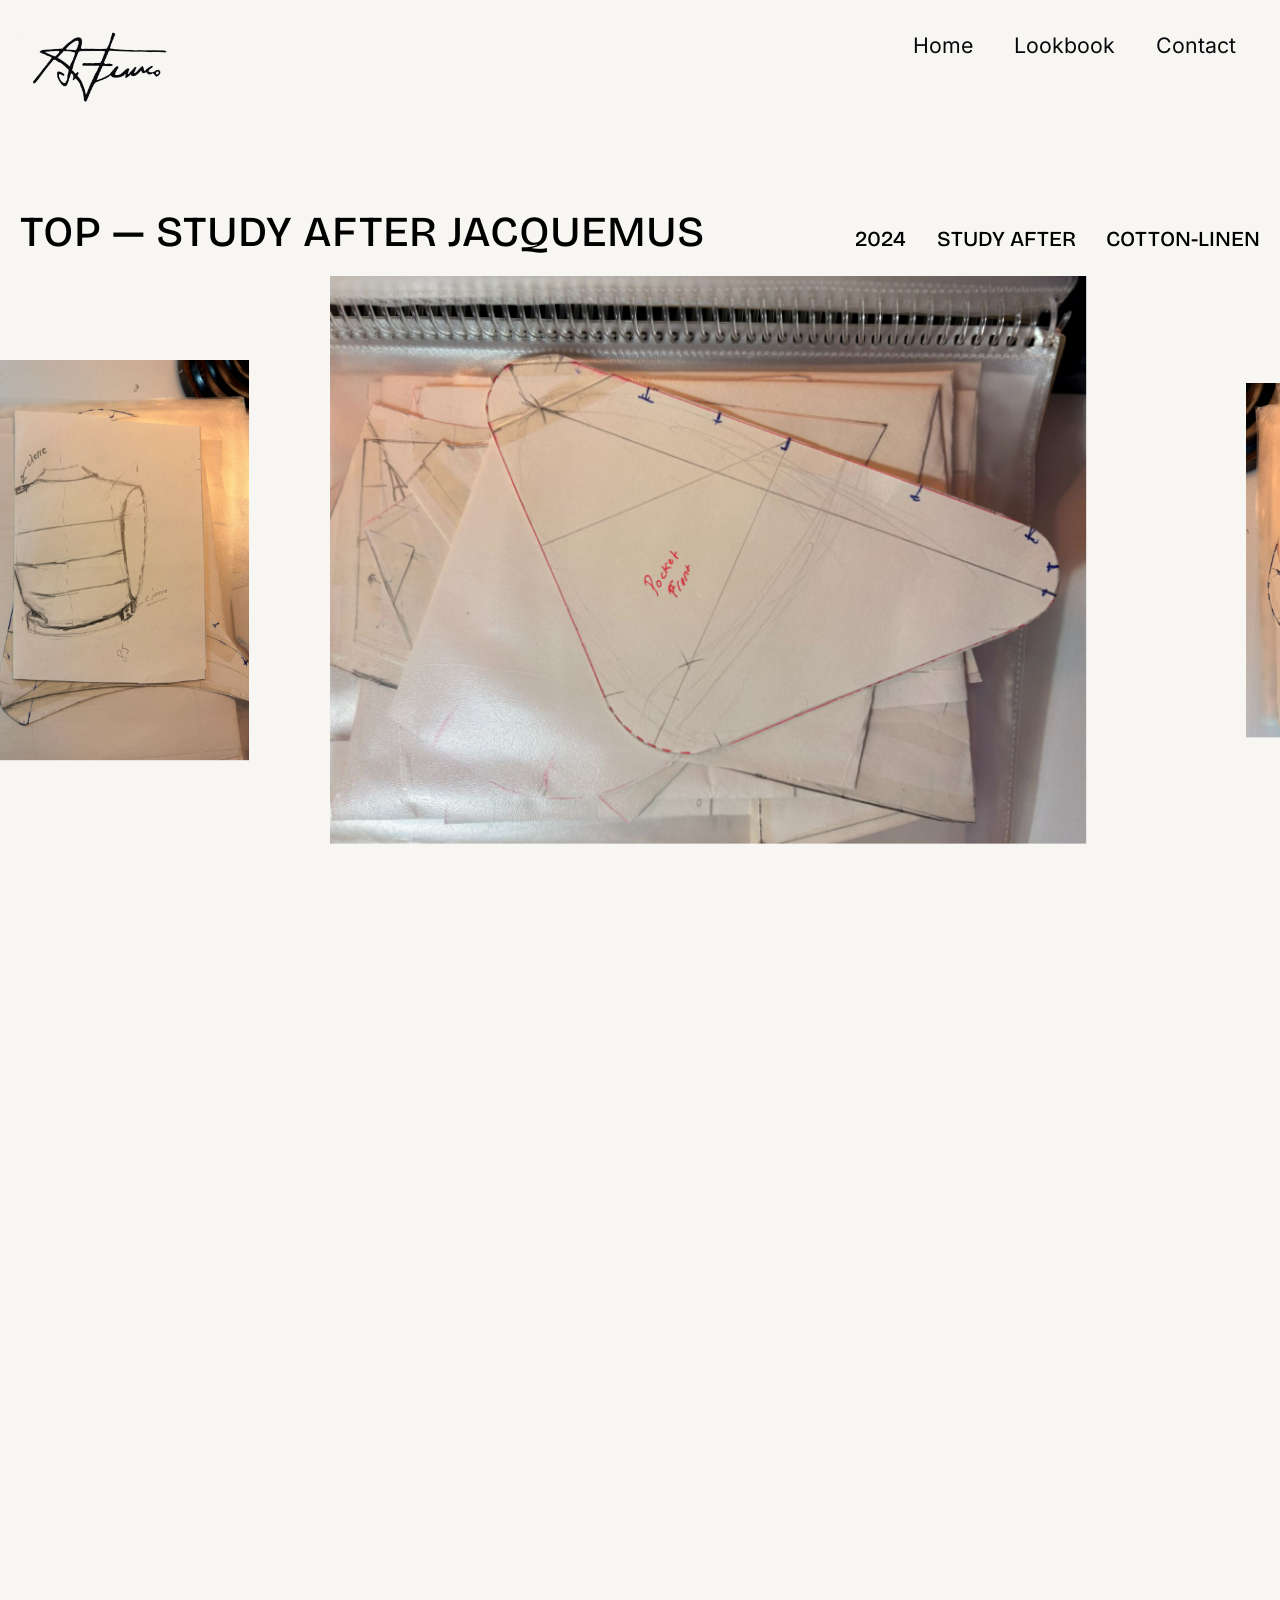
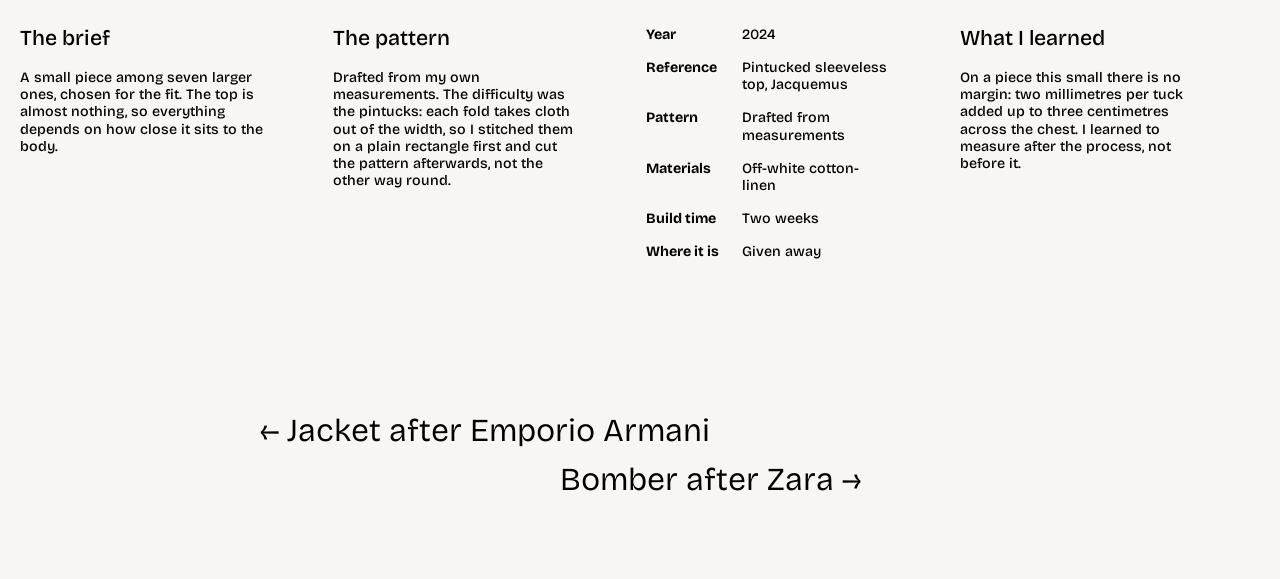
<file: work/top-after-jacquemus/index.html>
<!doctype html>
<html lang="en">
<head>
<meta charset="utf-8">
<meta name="viewport" content="width=device-width, initial-scale=1">
<title>Top — study after Jacquemus — Antonio Franco</title>
<link rel="preconnect" href="https://fonts.googleapis.com">
<link rel="preconnect" href="https://fonts.gstatic.com" crossorigin>
<link rel="stylesheet" href="https://fonts.googleapis.com/css2?family=Bricolage+Grotesque:opsz,wght@12..96,200..800&family=Inter:wght@400..600&display=swap">
<link rel="stylesheet" href="../../site.css">
<link rel="stylesheet" href="../work.css">
</head>
<body>
<!-- barra fija: firma + menú -->
<header class="bar" id="bar">
  <a class="bar-sig" href="../../index.html"><img src="../../img/firma-blanca.png" alt="Antonio Franco — home"></a>
  <nav class="bar-nav" aria-label="Principal">
    <a href="../../index.html">Home</a>
    <a href="../../lookbook/lookbook.html">Lookbook</a>
    <a href="../../contact/contact.html">Contact</a>
  </nav>
</header>

<!-- FICHA (Figma · Desktop 117) 
   Textos: textos-piezas-FINAL.md -->
<main class="piece">
  <section class="reel" id="reel" aria-label="Photographs">
    <div class="reel-pin">
      <header class="piece-head">
        <div>
          <h1>Top — study after Jacquemus</h1>
        </div>
        <p class="piece-tag"><span>2024</span><span>Study after</span><span>Cotton-linen</span></p>
      </header>
      <div class="track-wrap" id="wrap">
        <div class="track" id="track">
      <figure class="item" style="aspect-ratio:9/16"><img src="../../img/pintuck-top/web/img-5065.jpg" alt="Top after Jacquemus, photo 1" draggable="false"></figure>
      <figure class="item" style="aspect-ratio:1200/1600"><img src="../../img/pintuck-top/web/img-1750.jpg" alt="Top after Jacquemus, sketch" draggable="false"></figure>
      <figure class="item" style="aspect-ratio:1600/1200"><img src="../../img/pintuck-top/web/img-1751.jpg" alt="Top after Jacquemus, sketch" draggable="false"></figure>
      <figure class="item" style="aspect-ratio:1600/1200"><img data-src="../../img/pintuck-top/web/img-1752.jpg" alt="Top after Jacquemus, sketch" draggable="false"></figure>
      <figure class="item" style="aspect-ratio:900/1600"><img data-src="../../img/pintuck-top/web/c1fb4458-bc59-4de2-98ad-4b748c2bcf26.jpg" alt="Top after Jacquemus, photo 5" draggable="false"></figure>
      <figure class="item" style="aspect-ratio:1200/1600"><img data-src="../../img/pintuck-top/web/img-4999.jpg" alt="Top after Jacquemus, photo 6" draggable="false"></figure>
      <figure class="item" style="aspect-ratio:1200/1600"><img data-src="../../img/pintuck-top/web/img-5002.jpg" alt="Top after Jacquemus, photo 7" draggable="false"></figure>
      <figure class="item" style="aspect-ratio:1200/1600"><img data-src="../../img/pintuck-top/web/img-5003.jpg" alt="Top after Jacquemus, photo 8" draggable="false"></figure>
      <figure class="item" style="aspect-ratio:900/1600"><img data-src="../../img/pintuck-top/web/4025a6d9-b7e2-4d0b-bf3b-be9f3328cfd5.jpg" alt="Top after Jacquemus, photo 9" draggable="false"></figure>
      <figure class="item is-video"><video data-src="../../img/pintuck-top/D8EAED90-DDB4-4BBC-937B-692BA71D72D3.mp4" muted loop playsinline preload="none" aria-label="Top after Jacquemus, video"></video></figure>
      <figure class="item" style="aspect-ratio:1200/1600"><img data-src="../../img/pintuck-top/web/img-5005.jpg" alt="Top after Jacquemus, photo 11" draggable="false"></figure>
      <figure class="item" style="aspect-ratio:1200/1600"><img data-src="../../img/pintuck-top/web/img-5052.jpg" alt="Top after Jacquemus, photo 12" draggable="false"></figure>
      <figure class="item" style="aspect-ratio:1200/1600"><img data-src="../../img/pintuck-top/web/img-5057.jpg" alt="Top after Jacquemus, photo 13" draggable="false"></figure>
      <figure class="item" style="aspect-ratio:900/1600"><img data-src="../../img/pintuck-top/web/39bf23f2-a325-4a5c-9046-7a1f1c9cab97.jpg" alt="Top after Jacquemus, photo 14" draggable="false"></figure>
      <figure class="item" style="aspect-ratio:900/1600"><img data-src="../../img/pintuck-top/web/98ba441d-8b92-4e36-aa53-6eb835465e49.jpg" alt="Top after Jacquemus, photo 15" draggable="false"></figure>
        </div>
      </div>
    </div>
  </section>

  <div class="facts">
    <section>
      <h2>The brief</h2>
      <p>A small piece among seven larger ones, chosen for the fit. The top is almost nothing, so everything depends on how close it sits to the body.</p>
    </section>
    <section>
      <h2>The pattern</h2>
      <p>Drafted from my own measurements. The difficulty was the pintucks: each fold takes cloth out of the width, so I stitched them on a plain rectangle first and cut the pattern afterwards, not the other way round.</p>
    </section>
    <section>
      <h2 class="visually-hidden">Spec</h2>
      <dl class="spec">
        <dt>Year</dt><dd>2024</dd>
        <dt>Reference</dt><dd>Pintucked sleeveless top, Jacquemus</dd>
        <dt>Pattern</dt><dd>Drafted from measurements</dd>
        <dt>Materials</dt><dd>Off-white cotton-linen</dd>
        <dt>Build time</dt><dd>Two weeks</dd>
        <dt>Where it is</dt><dd>Given away</dd>
      </dl>
    </section>
    <section>
      <h2>What I learned</h2>
      <p>On a piece this small there is no margin: two millimetres per tuck added up to three centimetres across the chest. I learned to measure after the process, not before it.</p>
    </section>
  </div>

  <nav class="pager" aria-label="Other pieces">
    <a class="prev" href="../jacket-after-armani/"><span>← Jacket after Emporio Armani</span></a>
    <a class="next" href="../bomber-after-zara/"><span>Bomber after Zara →</span></a>
  </nav>
</main>

<script src="../../site.js"></script>
<script src="../work.js"></script>
</body>
</html>
</file>
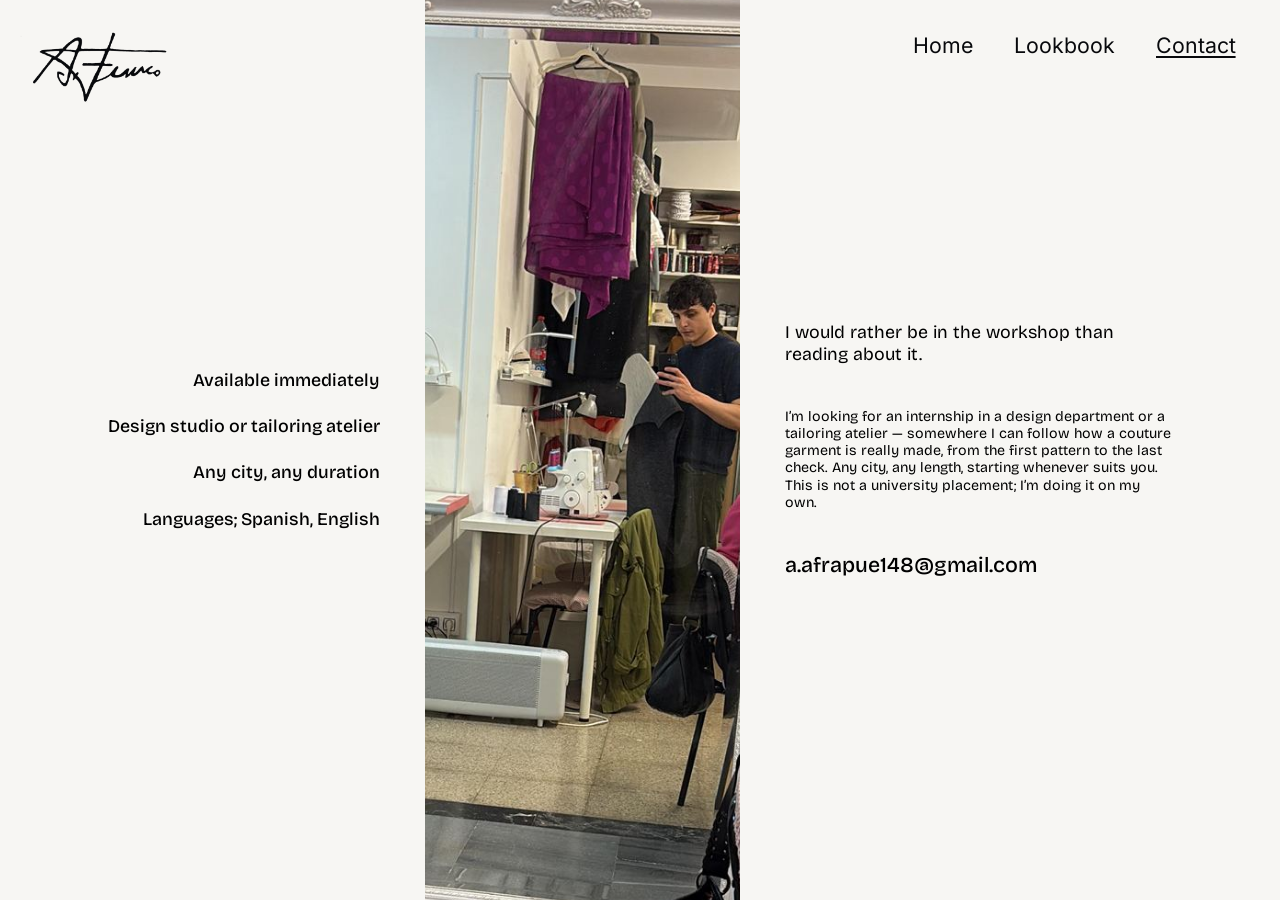
<file: contact/contact.html>
<!doctype html>
<html lang="en">
<head>
<meta charset="utf-8">
<meta name="viewport" content="width=device-width, initial-scale=1">
<title>Contact — Antonio Franco</title>
<link rel="preconnect" href="https://fonts.googleapis.com">
<link rel="preconnect" href="https://fonts.gstatic.com" crossorigin>
<link rel="stylesheet" href="https://fonts.googleapis.com/css2?family=Bricolage+Grotesque:opsz,wght@12..96,200..800&family=Inter:wght@400..600&display=swap">
<link rel="stylesheet" href="../site.css">
<link rel="stylesheet" href="contact.css">
</head>
<body>
<!-- barra fija: firma + menú -->
<header class="bar" id="bar">
  <a class="bar-sig" href="../index.html"><img src="../img/firma-blanca.png" alt="Antonio Franco — home"></a>
  <nav class="bar-nav" aria-label="Principal">
    <a href="../index.html">Home</a>
    <a href="../lookbook/lookbook.html">Lookbook</a>
    <a href="contact.html" aria-current="page">Contact</a>
  </nav>
</header>

<!-- CONTACT (Figma · Desktop 114) -->
<main class="contact">
  <h1 class="visually-hidden">Contact</h1>

  <ul class="facts">
    <li>Available immediately</li>
    <li>Design studio or tailoring atelier</li>
    <li>Any city, any duration</li>
    <li>Languages; Spanish, English</li>
  </ul>

  <figure class="photo">
    <img src="img/web/whatsapp-2026-09-12.jpg" alt="Antonio in the atelier, mirror selfie">
  </figure>

  <div class="note">
    <p class="quote">I would rather be in the workshop than reading about it.</p>
    <p class="text">I’m looking for an internship in a design department or a tailoring atelier — somewhere I can follow how a couture garment is really made, from the first pattern to the last check. Any city, any length, starting whenever suits you. This is not a university placement; I’m doing it on my own.</p>
    <a class="mail" href="mailto:a.afrapue148@gmail.com?subject=Internship%20%E2%80%94%20Antonio%20Franco">a.afrapue148@gmail.com</a>
  </div>
</main>

<script src="../site.js"></script>
</body>
</html>
</file>
<file: site.css>
/* 
   ANTONIO FRANCO: lo común a todas las páginas
   Tipografías (solo Inter y Bricolage Grotesque), la barra
   fija con la firma y el menú, y el footer (Figma "Desktop 123").
   Medidas pasadas a vw sobre 1440.
 */
:root{
  --bg:    #F7F6F3;
  --ink:   #191919;
  --ease:  cubic-bezier(.22,.72,.2,1);
  --side:  3.47vw;                             /* margen lateral: 50 px */
  --t16:   clamp(.85rem, 1.111vw, 1.05rem);    /* 16 px */
  --t24:   clamp(1rem, 1.667vw, 1.6rem);       /* 24 px */
  --t48:   clamp(1.8rem, 3.333vw, 3.2rem);     /* 48 px */
  --f-ui: "Inter", -apple-system, "Helvetica Neue", Arial, sans-serif;
  --f-display: "Bricolage Grotesque", "Inter", -apple-system, "Helvetica Neue", Arial, sans-serif;
}

/* la barra: siempre fija y siempre visible
   Va en blanco con mezcla 'difference': sobre fondo claro se
   lee negra y sobre una foto, en negativo. Sobre las zonas
   oscuras (data-dark, el hero) el script le pone .on-dark y
   se queda blanca de verdad, como en la maqueta.            */
.bar{
  position:fixed; z-index:60; inset:0 0 auto 0; height:0;
  color:#fff; mix-blend-mode:difference;
  pointer-events:none;
}
.bar.on-dark{ mix-blend-mode:normal; }
.bar-sig{
  position:absolute; left:0; top:-2px;
  width:clamp(110px,16.2vw,233px);             /* 233 × 162 */
  pointer-events:auto;
}
.bar-sig img{ display:block; width:100%; height:auto; }
.bar-nav{
  position:absolute; top:clamp(16px,2.5vw,36px); right:var(--side);        /* 50 px */
  display:flex; gap:3.2vw;
  transition:gap 600ms var(--ease), right 600ms var(--ease),
             opacity 700ms ease, transform 1000ms cubic-bezier(.2,.72,.24,1);
  pointer-events:auto;
}

/* la entrada de la home
   La firma aparece grande en el centro, espera y viaja a su
   esquina; entonces baja el menú. Lo mueve site.js.          */
.bar-sig{
  transform-origin:0 0;
  transition:transform 1250ms cubic-bezier(.62,.02,.16,1);
}
.bar.intro{ mix-blend-mode:normal; }                 /* blanca de verdad mientras está en el centro */
.bar.intro .bar-nav{ opacity:0; transform:translateY(-160%); pointer-events:none; }
/* hasta que arranca el script, nada de la barra a la vista (evita un parpadeo en la esquina) */
html.pre .bar-sig, html.pre .bar-nav{ opacity:0; }

/* la pantalla de carga: fondo negro bajo la firma grande. Cuando la
   firma sale hacia su esquina (.leaving), el negro se desvanece.   */
.loader{
  position:fixed; inset:0; z-index:55;               /* por debajo de la barra (60) */
  background:#0B0B0B;
  pointer-events:none; visibility:hidden; opacity:0;
}
html.pre .loader, html.is-intro .loader{ visibility:visible; opacity:1; }
html.is-intro.leaving .loader{ opacity:0; transition:opacity 900ms ease; }
/* la firma no cambia de color al terminar la entrada: se queda blanca
   hasta que la barra sabe que está sobre el hero (.on-dark) */
.bar.solid{ mix-blend-mode:normal; }
/* en el hero el menú se abre sobre la columna oscura */
.bar.on-dark .bar-nav{ gap:8vw; right:4.24vw; }
.bar-nav a{
  font-family:var(--f-ui); font-weight:400; font-size:var(--t24);
  color:inherit;
  transition:font-weight 600ms var(--ease);
}
.bar.on-dark .bar-nav a{ font-weight:500; }
.bar-nav a:focus-visible, .bar-sig:focus-visible{ outline:2px solid currentColor; outline-offset:4px; }

/* al cambiar de página, la firma y el menú viajan de un sitio a otro
   (View Transitions entre documentos: Chrome/Edge y Safari. En los
   demás navegadores la página cambia sin más y el menú se anima al
   cargar, ver site.js.)                                             */
@view-transition{ navigation:auto; }
.bar-sig{ view-transition-name:bar-sig; }
.bar-nav a:nth-child(1){ view-transition-name:nav-1; }
.bar-nav a:nth-child(2){ view-transition-name:nav-2; }
.bar-nav a:nth-child(3){ view-transition-name:nav-3; }
::view-transition-group(nav-1),
::view-transition-group(nav-2),
::view-transition-group(nav-3),
::view-transition-group(bar-sig){
  animation-duration:600ms; animation-timing-function:cubic-bezier(.22,.72,.2,1);
  mix-blend-mode:difference;                   /* se sigue leyendo sobre claro y sobre oscuro */
}
::view-transition-old(root), ::view-transition-new(root){ animation-duration:360ms; }
@media (prefers-reduced-motion:reduce){
  @view-transition{ navigation:none; }
  .bar-nav, .bar-nav a{ transition:none; }
}

/* footer */
.site-foot{
  display:flex; flex-direction:column; justify-content:flex-end;
  padding:clamp(4rem,9vw,9rem) var(--side) clamp(28px,3.47vw,50px);
  background:var(--bg); color:#000;
  font-family:var(--f-display); font-weight:500;
  font-variation-settings:"opsz" 14;
}
.site-foot .top, .site-foot .bottom{
  display:grid; grid-template-columns:1fr auto 1fr; align-items:baseline; gap:1.5rem;
}
.site-foot .top{ font-size:var(--t24); margin-bottom:clamp(14px,1.8vw,27px); }
.site-foot .bottom{ font-size:var(--t16); }
.site-foot .top > :last-child, .site-foot .bottom > :last-child{ grid-column:3; justify-self:end; text-align:right; }
.site-foot .bottom .copy{ grid-column:2; }
.site-foot p{ margin:0; }
.site-foot a{ color:inherit; width:fit-content; }   /* la línea del hover, solo bajo el texto */
.site-foot a:focus-visible{ outline:2px solid currentColor; outline-offset:3px; }

/* la línea de los botones, tipo skip ink
   site.js pone dentro de cada botón una copia de su texto (.ink),
   invisible, con un subrayado de verdad: así la línea se corta
   alrededor de las letras con cola (g, p, y…), como skip ink, y
   subraya cada renglón aunque el texto ocupe dos líneas.
   Una máscara descubre ese subrayado como en la v1:
   · sin línea en reposo: al pasar el ratón entra desde la
     izquierda; al salir, se va por la derecha;
   · con línea en reposo (la página actual, los enlaces de texto):
     al pasar el ratón se va por la derecha y vuelve desde la izquierda. */
.has-ink{ position:relative; display:inline-block; text-decoration:none; }
.ink{
  /* un poco más alta que el texto: la línea queda por debajo de las
     letras y la máscara solo pinta dentro de esta caja */
  position:absolute; top:0; left:0; right:0; bottom:-.4em; z-index:1;
  pointer-events:none; -webkit-user-select:none; user-select:none;
  /* letras invisibles y línea del color del botón. (Chrome pinta el
     subrayado con el relleno de las letras: por eso el color de la
     línea va aparte, en --ink-c, que pone site.js.) */
  color:transparent;
  text-decoration-line:underline;
  text-decoration-color:var(--ink-c, currentColor);
  text-decoration-thickness:2px;
  text-underline-offset:.14em;
  text-decoration-skip-ink:auto;
  -webkit-mask-image:linear-gradient(#000,#000); mask-image:linear-gradient(#000,#000);
  -webkit-mask-repeat:no-repeat;                mask-repeat:no-repeat;
  -webkit-mask-size:0% 100%;                    mask-size:0% 100%;
  -webkit-mask-position:100% 0;                 mask-position:100% 0;
  transition:-webkit-mask-size .4s ease .1s, mask-size .4s ease .1s;
}
.has-ink:is(:hover, :focus-visible) > .ink,
.pager a:is(:hover, :focus-visible) > span > .ink,
.ttl a:is(:hover, :focus-visible) .u > .ink{
  -webkit-mask-size:100% 100%; mask-size:100% 100%;
  -webkit-mask-position:0 0;   mask-position:0 0;
}
/* con línea en reposo */
.bar-nav a[aria-current="page"] > .ink, .more a > .ink{
  -webkit-mask-size:100% 100%; mask-size:100% 100%;
  -webkit-mask-position:0 0;   mask-position:0 0;
}
.bar-nav a[aria-current="page"]:is(:hover, :focus-visible) > .ink,
.more a:is(:hover, :focus-visible) > .ink{ animation:v1-line .8s ease; }
@keyframes v1-line{
  0%   { -webkit-mask-size:100% 100%; mask-size:100% 100%; -webkit-mask-position:100% 0; mask-position:100% 0; }
  45%  { -webkit-mask-size:0% 100%;   mask-size:0% 100%;   -webkit-mask-position:100% 0; mask-position:100% 0; }
  55%  { -webkit-mask-size:0% 100%;   mask-size:0% 100%;   -webkit-mask-position:0 0;    mask-position:0 0; }
  100% { -webkit-mask-size:100% 100%; mask-size:100% 100%; -webkit-mask-position:0 0;    mask-position:0 0; }
}
@media (prefers-reduced-motion:reduce){
  .ink{ transition:none; animation:none !important; }
}

/* menú hamburguesa (pantallas pequeñas)
   El botón lo pone site.js. Abierto, el menú ocupa la pantalla con el
   fondo oscuro del hero y los enlaces en grande.                     */
.bar-burger{ display:none; }

@media (max-width:760px){
  .bar-sig{ position:absolute; z-index:2; width:clamp(84px,26vw,130px); }

  .bar-burger{
    display:block; position:absolute; z-index:2;
    top:clamp(12px,3.6vw,20px); right:clamp(12px,3.6vw,20px);
    width:44px; height:44px; padding:0; margin:0;
    background:none; border:0; color:inherit; cursor:pointer;
    pointer-events:auto; -webkit-tap-highlight-color:transparent;
    view-transition-name:bar-burger;
    transition:opacity 600ms ease;
  }
  .bar-burger span{
    position:absolute; left:9px; right:9px; height:2px; background:currentColor;
    transition:transform 450ms var(--ease), top 450ms var(--ease), opacity 250ms ease;
  }
  .bar-burger span:nth-child(1){ top:16px; }
  .bar-burger span:nth-child(2){ top:26px; }
  .bar.menu-open .bar-burger span:nth-child(1){ top:21px; transform:rotate(45deg); }
  .bar.menu-open .bar-burger span:nth-child(2){ top:21px; transform:rotate(-45deg); }
  .bar-burger:focus-visible{ outline:2px solid currentColor; outline-offset:2px; }
  .bar.intro .bar-burger, html.pre .bar-burger{ opacity:0; pointer-events:none; }

  /* el menú: pantalla completa, oscura como el hero */
  .bar-nav, .bar.on-dark .bar-nav{
    position:fixed; inset:0; z-index:1;
    display:flex; flex-direction:column; justify-content:center; align-items:flex-start;
    gap:clamp(.6rem,3vh,1.4rem); padding:0 clamp(18px,7vw,40px);
    background:var(--hero-dark, #1E1E1E); color:#F7F5F3;
    opacity:0; visibility:hidden; transform:none;
    transition:opacity 450ms ease, visibility 0s linear 450ms;
  }
  .bar.menu-open{ mix-blend-mode:normal; }                   /* sin negativo mientras está abierto */
  .bar.menu-open .bar-nav{
    opacity:1; visibility:visible; pointer-events:auto;
    transition:opacity 450ms ease, visibility 0s;
  }
  .bar-nav a, .bar.on-dark .bar-nav a{
    font-family:var(--f-display); font-weight:500; font-variation-settings:"opsz" 14;
    font-size:clamp(2.2rem,11vw,3.4rem); line-height:1.1; text-shadow:none;
    opacity:0; transform:translateY(30%);
    transition:opacity 500ms ease, transform 700ms var(--ease), background-size .4s ease .1s;
    view-transition-name:none;
  }
  .bar.menu-open .bar-nav a{ opacity:1; transform:none; }
  .bar.menu-open .bar-nav a:nth-child(1){ transition-delay:80ms; }
  .bar.menu-open .bar-nav a:nth-child(2){ transition-delay:150ms; }
  .bar.menu-open .bar-nav a:nth-child(3){ transition-delay:220ms; }
  html.menu-lock, html.menu-lock body{ overflow:hidden; }
  .site-foot{ padding:4rem 18px 28px; }
  .site-foot .top, .site-foot .bottom{ grid-template-columns:1fr; gap:.5rem; }
  .site-foot .top > :last-child, .site-foot .bottom > :last-child,
  .site-foot .bottom .copy{ grid-column:1; justify-self:start; text-align:left; }
  .site-foot .bottom .copy{ order:3; margin-top:1rem; }
}
</file>
<file: styles.css>
/* 
   ANTONIO FRANCO: Work a sangre
   La foto ocupa toda la columna izquierda, de borde a borde
   y de arriba abajo. No se mueve nunca: las fotos se turnan
   dentro, subiendo desde abajo y tapando a la anterior.
   El texto se queda quieto mientras dura su pieza y, cuando
   toca cambiar, sale hacia arriba más rápido que el scroll
   mientras el siguiente entra desde abajo.
   Medidas tomadas de la maqueta (1440 × 802).
 */
:root{
  --bg:    #F7F6F3;
  --ink:   #121110;
  --line:  rgba(18,17,16,.14);
  --img:   42.1vw;        /* la foto acaba en x = 606 */
  --tx:    50vw;          /* el texto empieza en x = 720 */
  --ease:  cubic-bezier(.22,.72,.2,1);
  --f: "Inter", -apple-system, "Helvetica Neue", Arial, sans-serif;
}

*{ box-sizing:border-box; }
html{ scroll-behavior:auto; }
body{
  margin:0; background:var(--bg); color:var(--ink);
  font-family:var(--f); -webkit-font-smoothing:antialiased;
  overflow-x:hidden;
}
img{ display:block; max-width:100%; }

/* el bloque clavado */
.work{ position:relative; }
.pin{
  position:sticky; top:0;
  height:100svh; min-height:520px;
  overflow:hidden;
}

/* la foto: columna izquierda a sangre */
.frame{
  position:absolute; z-index:2; inset:0 auto 0 0;
  width:var(--img);
  display:block; overflow:hidden;
  background:#e9e6e2;
  cursor:none;                       /* lo sustituye la pastilla "View" */
  -webkit-tap-highlight-color:transparent;
}
.frame:focus-visible{ outline:3px solid var(--ink); outline-offset:-6px; }
.layer{
  /* un pelo más ancha que el marco y anclada arriba: así, cuando
     la foto se encoge al quedar tapada, no asoma el fondo por
     ningún borde: lo que falta por abajo ya lo cubre la cortina */
  position:absolute; top:0; bottom:0; left:-2%; width:104%;
  margin:0; overflow:hidden;
  transform:translate3d(0,var(--ty,0),0) scale(var(--sc,1));
  transform-origin:50% 0;
  will-change:transform;
}
.layer img{
  width:100%; height:100%; object-fit:cover;
  /* contrarresta parte del movimiento del marco: el motivo
     queda casi quieto mientras la cortina sube */
  transform:translate3d(0,var(--iy,0),0);
  will-change:transform;
}

/* los textos
   Todos ocupan el mismo hueco; el script los mueve en
   vertical. No hay opacidades: entran y salen moviéndose. */
.texts{ position:absolute; inset:0; z-index:3; pointer-events:none; }
.txt{
  position:absolute; inset:0;
  transform:translate3d(0,var(--y,0),0);
  will-change:transform;
  visibility:hidden;
}
.txt.live{ visibility:visible; }

.info{ position:absolute; left:var(--tx); top:35.5svh; pointer-events:auto; }
.idx{
  font-family:var(--f-display); font-variation-settings:"opsz" 14;
  margin:0 0 .22em;
  font-size:clamp(1.35rem,3.06vw,2.75rem);    /* 44 px */
  font-weight:500; letter-spacing:-.025em; line-height:1;
}
.ttl{
  font-family:var(--f-display); font-variation-settings:"opsz" 14;
  margin:0;
  font-size:clamp(1.55rem,3.33vw,3rem);       /* 48 px */
  font-weight:500; letter-spacing:-.03em; line-height:1.04;
}
.ttl a{
  color:inherit; text-decoration:none; display:inline-block;
  -webkit-tap-highlight-color:transparent;
}
.ttl a:focus-visible{ outline:2px solid var(--ink); outline-offset:6px; }
/* la línea del hover va en site.css, solo bajo el texto */

.foot{
  position:absolute; left:var(--tx); right:clamp(16px,2.5vw,36px);
  bottom:7.1svh;
  display:flex; align-items:flex-start;
}
.foot p{
  margin:0;
  font-size:clamp(.88rem,1.32vw,1.1875rem);   /* 19 px */
  font-weight:400; line-height:1.4; white-space:pre-line;
}
.foot .cat{ width:clamp(120px,15.4vw,222px); flex:0 0 auto; }

/* la pastilla que sigue al ratón */
.cursor{
  position:fixed; left:0; top:0; z-index:80;
  width:clamp(62px,5vw,80px); aspect-ratio:1;
  margin:calc(clamp(62px,5vw,80px) / -2) 0 0 calc(clamp(62px,5vw,80px) / -2);
  display:grid; place-items:center;
  border-radius:50%; border:1px solid rgba(255,255,255,.65);
  background:rgba(18,17,16,.26); backdrop-filter:blur(3px);
  color:#fff; font-size:clamp(.6rem,.74vw,.72rem);
  font-weight:500; letter-spacing:.14em; text-transform:uppercase;
  pointer-events:none;
  translate:var(--cx,-200px) var(--cy,-200px);
  scale:.5; opacity:0;
  transition:opacity 220ms ease, scale 300ms var(--ease);
}
.cursor.on{ scale:1; opacity:1; }
@media (hover:none){ .cursor{ display:none; } .frame{ cursor:pointer; } }

/* vertical: la foto arriba, el texto debajo */
@media (max-width:860px){
  :root{ --tx:clamp(18px,5vw,40px); }
  .frame{ inset:0 0 auto 0; width:100%; height:52svh; z-index:3; }
  /* el texto, al subir, pasa por detrás de la foto y no por encima */
  .texts{ z-index:2; }
  .info{ top:58svh; }
  .idx{ font-size:1.3rem; }
  .ttl{ font-size:1.6rem; }
  .foot{ bottom:5svh; }
  .foot p{ font-size:.84rem; }
  .foot .cat{ width:42%; }
}
@media (prefers-reduced-motion:reduce){
  .pin{ position:static; height:auto; }
  .frame{ position:relative; inset:auto; width:100%; height:60svh; }
  .texts{ position:static; }
  .txt{ position:relative; inset:auto; transform:none;
        visibility:visible; padding:2.5rem 0 4rem; }
  .info, .foot{ position:relative; left:auto; top:auto; bottom:auto; right:auto;
                margin:0 clamp(18px,5vw,40px) 1.5rem; }
  .layer{ position:relative; inset:auto; transform:none; }
  .layer img{ transform:none; }
}

/* 
   HERO: Figma "Desktop 111" (1440 × 813)
   Foto a la izquierda (833 px) con velo negro al 20 %,
   columna oscura a la derecha. El nombre cabalga sobre las
   dos. Medidas pasadas a vw sobre 1440.
 */
:root{
  --hero-dark:  #1E1E1E;
  --hero-light: #F7F5F3;
  --hero-split: 57.85vw;                       /* 833 px */
}

.hero{
  position:relative; overflow:hidden;
  height:100svh; min-height:520px;
  display:grid; grid-template-columns:var(--hero-split) 1fr;
  background:var(--hero-dark); color:var(--hero-light);
}
.hero-photo{ position:relative; overflow:hidden; display:block; }
.hero-photo img{
  width:100%; height:100%; object-fit:cover;
  object-position:47.6% 50%;                   /* el encuadre de la maqueta */
}
.hero-photo::after{ content:""; position:absolute; inset:0; background:rgba(0,0,0,.2); }
.hero-side{ background:var(--hero-dark); }

.hero-tag{
  position:absolute; z-index:2; margin:0;
  top:58.2%; right:calc(100% - 20.56vw);       /* acaba en x = 296 */
  width:16.9vw; min-width:190px;
  text-align:right; color:#fff;
  font-family:var(--f-ui); font-weight:500;
  font-size:clamp(1rem,1.667vw,1.6rem); line-height:1.21;
  text-shadow:0 0 18.5px #000;
}

.hero-foot{
  position:absolute; z-index:2;
  right:3.06vw; bottom:clamp(14px,2.9vh,28px);
  text-align:right;
}
.hero-look{
  margin:0 0 clamp(.6rem,1.9vw,1.9rem);
  font-family:var(--f-display); font-weight:400;
  font-variation-settings:"opsz" 14;
  font-size:clamp(1rem,1.667vw,1.6rem); color:#fff;
}
.hero-name{
  margin:0; white-space:nowrap;
  font-family:var(--f-display); font-weight:500;
  font-variation-settings:"opsz" 14;
  font-size:clamp(2.6rem,6.667vw,6.4rem);      /* 96 px */
  line-height:1; letter-spacing:0;
  color:var(--hero-light);
  text-shadow:0 0 23px #000;
}

@media (max-width:860px){
  .hero{ grid-template-columns:1fr; }
  .hero-side{ display:none; }
  /* en vertical, la foto sin girar; el zoom esconde la barra del móvil */
  .hero-photo img{ object-position:50% 50%; transform:scale(1.3); }
  .hero-tag{ top:auto; bottom:32vh; left:18px; right:auto; text-align:left; width:60vw; }
  .hero-foot{ left:18px; right:18px; }
  .hero-name{ white-space:normal; }
}

/* 
   HOW IT STARTED (Figma "Desktop 43") y HOW I WORK ("Desktop 124")
   Dos pantallas claras; el título arriba a la izquierda, por
   debajo de la firma fija.
 */
.story, .how{
  min-height:100svh;
  padding:clamp(120px,13.2vw,200px) var(--side) clamp(4rem,8vw,8rem);
  background:var(--bg); color:#000;
}
.sec-t{
  margin:0;
  font-family:var(--f-display); font-weight:500;
  font-variation-settings:"opsz" 14;
  font-size:var(--t48); line-height:1.21; letter-spacing:0;
}

.story-body{
  width:min(52.2vw, 100%);                     /* 752 px */
  margin:6.4vw auto 0;
  font-family:var(--f-ui); font-size:var(--t16); line-height:1.21;
}
.story-body p{ margin:0 0 1.21em; }
.story-body p:last-child{ margin-bottom:0; }

.how{
  display:grid; align-items:start;
  grid-template-columns:calc(43.13vw - var(--side)) 1fr;   /* la lista empieza en x = 621 */
}
.how-list{ margin:1.1vw 0 0; }
.how-item{
  display:grid; grid-template-columns:22.78vw 22.5vw;       /* 328 + 324 px */
  min-height:10.9vw;                                        /* una cada 157 px */
}
.how-item dt{
  max-width:10.4vw; min-width:120px;
  font-family:var(--f-display); font-weight:500;
  font-variation-settings:"opsz" 14;
  font-size:var(--t24); line-height:1.21;
}
.how-item dd{
  margin:0;
  font-family:var(--f-ui); font-size:var(--t16); line-height:1.21;
}

@media (max-width:860px){
  .story, .how{ min-height:0; padding:clamp(110px,28vw,150px) 18px 4rem; }
  .story-body{ width:100%; margin-top:2rem; }
  .how{ grid-template-columns:1fr; }
  .how-list{ margin-top:2rem; }
  .how-item{ grid-template-columns:1fr; gap:.6rem; min-height:0; margin-bottom:2rem; }
  .how-item dt{ max-width:none; }
}

/* la entrada: mientras la firma está en el centro, los textos
   del hero esperan; aparecen cuando la firma llega (site.js) */
.hero-tag, .hero-foot{
  transition:opacity 900ms ease, transform 1100ms cubic-bezier(.2,.72,.24,1);
}
html.pre .hero-tag, html.pre .hero-foot,
html.is-intro .hero-tag, html.is-intro .hero-foot{ opacity:0; transform:translateY(24px); }
html.is-intro .hero-foot{ transition-delay:120ms; }
</file>
<file: work/work.css>
/* 
   ANTONIO FRANCO: ficha de proyecto (Figma "Desktop 117", 1440 px)
   Título y etiqueta · carrusel de fotos y vídeos · textos ·
   anterior / siguiente. Todo en Bricolage Grotesque.

   El carrusel: en pantalla grande la tira se queda clavada y,
   al bajar con la rueda, avanza hacia la izquierda; también se
   arrastra con el ratón. Cada foto crece al acercarse al centro
   y encoge al alejarse (lo mueve work.js).
   En pantalla pequeña la info va arriba y la tira debajo, con
   su propio scroll lateral.
 */
*{ box-sizing:border-box; }
body{
  margin:0; background:var(--bg); color:#000;
  font-family:var(--f-display); font-weight:500; font-variation-settings:"opsz" 14;
  -webkit-font-smoothing:antialiased;
}
img, video{ display:block; max-width:100%; }
.visually-hidden{ position:absolute; width:1px; height:1px; overflow:hidden; clip:rect(0 0 0 0); white-space:nowrap; }

/* los huecos que faltan por escribir (textos-piezas-FINAL.md) */
.todo{
  font-family:var(--f-ui); font-weight:400; font-size:.86em;
  color:#8a6d00; background:rgba(255,214,10,.22);
  box-decoration-break:clone; -webkit-box-decoration-break:clone;
}

.piece{
  --edge: 1.53vw;                             /* 22 px a los lados */
  --col-gap: .97vw;                           /* 14 px entre fotos */
  padding-bottom:6.2vw;
}

/* el tramo clavado */
.reel{ position:relative; }                   /* su alto lo pone work.js */
.reel-pin{
  position:sticky; top:0;
  height:100svh; min-height:520px;
  display:flex; flex-direction:column;
  overflow:hidden;
}

/* cabecera: título a la izquierda, etiqueta a la derecha */
.piece-head{
  display:flex; justify-content:space-between; align-items:baseline; gap:2rem;
  padding:min(16.18vw, 29svh) var(--edge) 0;  /* el título empieza en y = 233 */
  margin-bottom:1.18vw;
}
.piece-head h1{
  margin:0; font-weight:500; text-transform:uppercase;
  font-size:var(--t48); line-height:1.21; letter-spacing:0;
}
.piece-sub{ margin:.4rem 0 0; font-weight:400; font-size:var(--t16); }
.piece-tag{
  margin:0; display:flex; gap:2.4vw; white-space:nowrap;
  font-size:var(--t24); text-transform:uppercase;
}

/* la tira */
.track-wrap{
  flex:1; min-height:0; position:relative;
  padding-bottom:min(4.2vw, 6svh);
  cursor:grab; touch-action:pan-y;
  -webkit-user-select:none; user-select:none;
}
.track-wrap.grabbing{ cursor:grabbing; }
.track{
  display:flex; gap:var(--col-gap); align-items:center;
  height:100%; padding:0 var(--edge);
  width:max-content;
  will-change:transform;
}
.item{
  position:relative; flex:none; margin:0;
  height:100%; aspect-ratio:3/4;
  background:#e6e5e1; overflow:hidden;
  transform-origin:50% 50%;
  will-change:transform;
}
.item.is-video{ aspect-ratio:9/16; }
.item img, .item video{
  width:100%; height:100%; object-fit:cover;
  pointer-events:none;
  opacity:0; transition:opacity 600ms ease;
}
.item img.ready, .item video.ready{ opacity:1; }

/* textos, en las mismas cuatro columnas que las fotos de la maqueta */
.facts{
  display:grid; grid-template-columns:repeat(4,1fr); gap:3.5vw var(--col-gap);
  padding:9vw var(--edge) 0;
}
.facts section{ max-width:19vw; }             /* 273 px */
.facts h2{
  margin:0 0 1.35vw;
  font-weight:500; font-size:var(--t24); line-height:1.21;
}
.facts p{ margin:0 0 .8em; font-size:var(--t16); line-height:1.21; }
.facts p:last-child{ margin-bottom:0; }
.facts .more a{ color:inherit; }

.spec{ margin:0; display:grid; grid-template-columns:7.5vw 1fr; row-gap:1.25vw; font-size:var(--t16); line-height:1.21; }
.spec dt{ font-weight:700; }
.spec dd{ margin:0; font-weight:500; }

/* anterior / siguiente, escalonados en el centro */
.pager{
  margin-top:11.8vw; padding:0 var(--edge);
  font-weight:360; font-variation-settings:"opsz" 12;
  font-size:clamp(1.4rem,2.5vw,2.4rem);       /* 36 px */
  line-height:1.21;
}
.pager a{
  display:table; color:inherit;
}
.pager a:focus-visible, .facts a:focus-visible{ outline:2px solid currentColor; outline-offset:4px; }
.pager .prev{ margin-left:auto; margin-right:calc(100% - 55.49vw + var(--edge)); }   /* acaba en x = 799 */
.pager .next{ margin-top:.8vw; margin-left:calc(43.75vw - var(--edge)); }           /* empieza en x = 630 */

/* pantalla pequeña: la info arriba y la tira debajo */
@media (max-width:860px){
  .piece{ --edge:18px; --col-gap:10px; display:flex; flex-direction:column; padding-bottom:3rem; }
  .reel, .reel-pin{ display:contents; }
  .piece-head{ order:1; flex-direction:column; gap:.4rem; padding-top:clamp(110px,30vw,150px); margin-bottom:0; }
  .piece-tag{ flex-wrap:wrap; white-space:normal; gap:.15rem 1rem; }
  .facts{ order:2; grid-template-columns:1fr; gap:2rem; padding-top:2.2rem; }
  .facts section{ max-width:none; }
  .facts h2{ margin-bottom:.7rem; }
  .spec{ grid-template-columns:7.5rem 1fr; row-gap:.6rem; }
  .track-wrap{
    order:3; flex:none; height:min(58svh, 135vw); margin-top:2.5rem; padding-bottom:0;
    overflow-x:auto; overflow-y:hidden; touch-action:pan-x pan-y;
    scrollbar-width:none; overscroll-behavior-x:contain;
    /* al soltar, la tira se para con una foto centrada y entera */
    scroll-snap-type:x mandatory;
  }
  .track-wrap.grabbing{ scroll-snap-type:none; }        /* mientras se arrastra con el ratón */
  .item{ scroll-snap-align:center; max-width:calc(100vw - 2 * var(--edge)); }
  .track-wrap::-webkit-scrollbar{ display:none; }
  .pager{ order:4; margin-top:3.5rem; }
  .pager .prev, .pager .next{ margin:0 0 .8rem; }
}
@media (prefers-reduced-motion:reduce){
  .item img, .item video{ transition:none; }
}
</file>
<file: contact/contact.css>
/* 
   ANTONIO FRANCO: Contact (Figma "Desktop 114", 1440 × 802)
   Una pantalla: la foto de arriba abajo algo a la izquierda
   del centro, los datos a su izquierda (alineados a la
   derecha) y la nota con el email a su derecha.
 */
*{ box-sizing:border-box; }
body{
  margin:0; background:var(--bg); color:#000;
  font-family:var(--f-display); font-variation-settings:"opsz" 14;
  -webkit-font-smoothing:antialiased;
}
.visually-hidden{
  position:absolute; width:1px; height:1px; overflow:hidden;
  clip:rect(0 0 0 0); white-space:nowrap;
}

.contact{
  height:100svh; min-height:560px;
  display:grid; align-items:center;
  /* datos hasta x = 428 · foto de 478 a 833 (355 px) · nota desde 883 */
  grid-template-columns:29.72vw 24.65vw 1fr;
  column-gap:var(--side);
}

/* los datos, alineados a la derecha contra la foto */
.facts{
  list-style:none; margin:0; padding:0;
  display:flex; flex-direction:column; align-items:flex-end; gap:1.94vw;   /* cada 52 px */
  font-weight:500; font-size:clamp(.95rem,1.389vw,1.35rem);               /* 20 px */
  line-height:1.21; text-align:right;
}

/* la foto: el encuadre de la maqueta */
.photo{ position:relative; overflow:hidden; height:100%; margin:0; }
.photo img{
  position:absolute; max-width:none;
  width:229.93%; height:181.54%; left:-86.21%; top:-24.18%;
  object-fit:cover;
}

.note{ max-width:30.4vw; }
.quote{
  margin:0 0 3.33vw; max-width:27.15vw;       /* 391 px */
  font-weight:400; font-size:clamp(.95rem,1.389vw,1.35rem); line-height:1.21;
}
.text{
  margin:0 0 3.2vw;                           /* 438 px de ancho */
  font-weight:400; font-size:var(--t16); line-height:1.21;
}
.mail{
  font-weight:500; font-size:var(--t24);
  color:inherit;
}
.mail:focus-visible{ outline:2px solid currentColor; outline-offset:3px; }

@media (max-width:860px){
  .contact{
    height:auto; min-height:0;
    grid-template-columns:1fr; row-gap:2.2rem;
    padding:clamp(110px,30vw,150px) 18px 3.5rem;
  }
  .photo{ order:-1; height:auto; aspect-ratio:3/4; }
  .photo img{ width:100%; height:100%; left:0; top:0; object-position:60% 30%; }
  .facts{ align-items:flex-start; text-align:left; gap:.9rem; }
  .note, .quote{ max-width:none; }
  .quote{ margin-bottom:1.4rem; }
  .text{ margin-bottom:1.6rem; }
}
</file>
